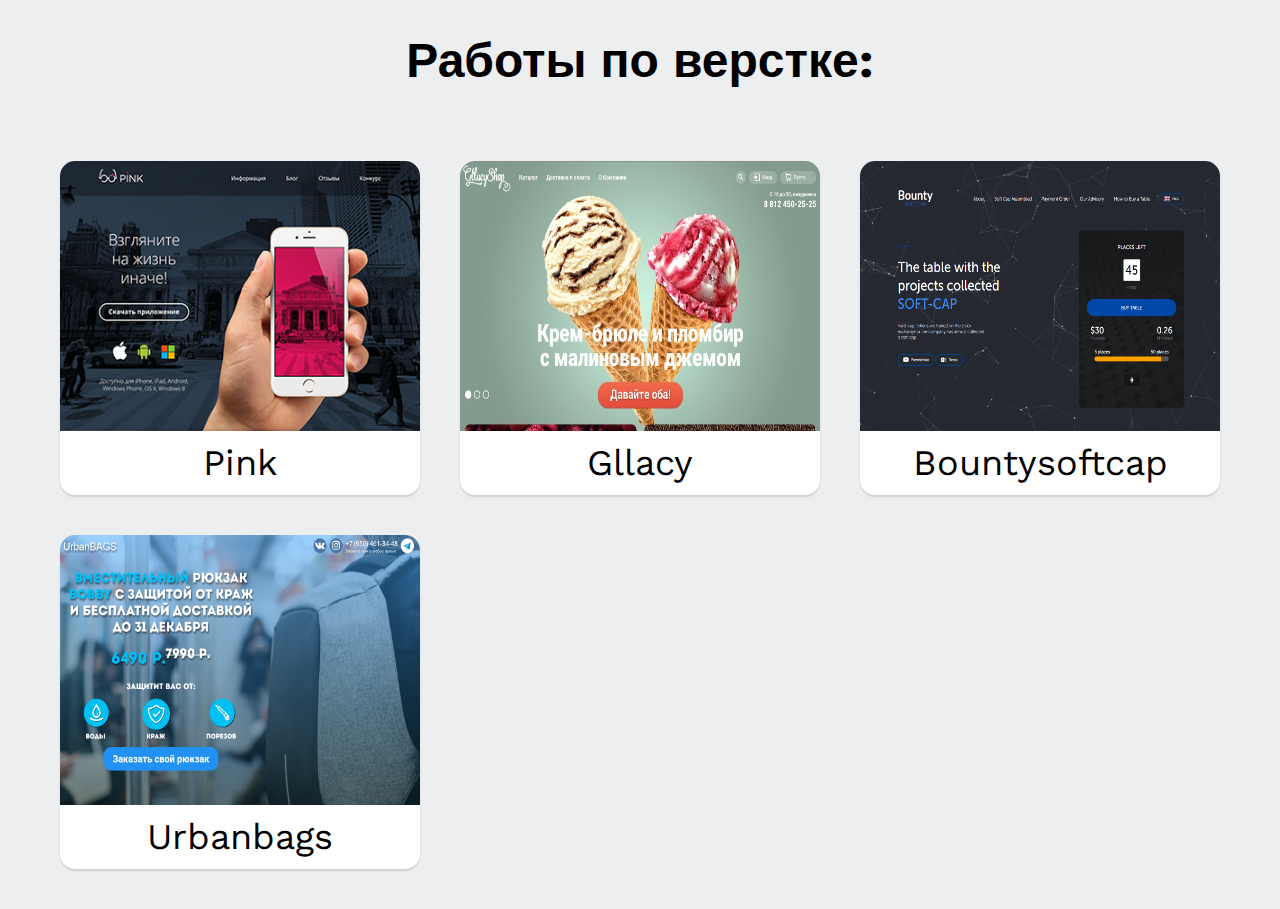
<file: index.html>
<!DOCTYPE html>
<html lang="ru">

<head>
    <meta charset="UTF-8">
    <meta name="viewport" content="width=device-width, initial-scale=1.0,">
    <meta http-equiv="X-UA-Compatible" content="ie=edge">
    <link href="https://fonts.googleapis.com/css?family=Work+Sans" rel="stylesheet">
    <link rel="stylesheet" href="style.css" type="text/css">
    <link rel="icon" type="image/png" sizes="32x32" href="favicon-32x32.png">
    <title>Textoviy</title>
</head>


<body>
    <section class="main clearfix">
        <h1>Работы по верстке:</h1>
        <div class="main__item">
            <a href="pink/index.html">
            <img src="pink.jpg" alt="pink">
          </a>
            <a href="pink/index.html">Pink</a>
        </div>
        <div class="main__item">
            <a href="gllacy/index.html">
              <img src="gllacy.jpg" alt="gllacy">
            </a>
            <a href="gllacy/index.html">Gllacy</a>
        </div>
        <div class="main__item">
            <a href="http://bountysoftcap.com/">
            <img src="img/bountysoftcap.png" alt="bountysoftcap">
          </a>
            <a href="http://bountysoftcap.com/">Bountysoftcap</a>
        </div>
        <div class="main__item">
            <a href="urbanbags/index.html">
            <img src="urbanbags.png" alt="urbanbags">
          </a>
            <a href="urbanbags/index.html">Urbanbags</a>
        </div>
    </section>
</body>

</html>
</file>
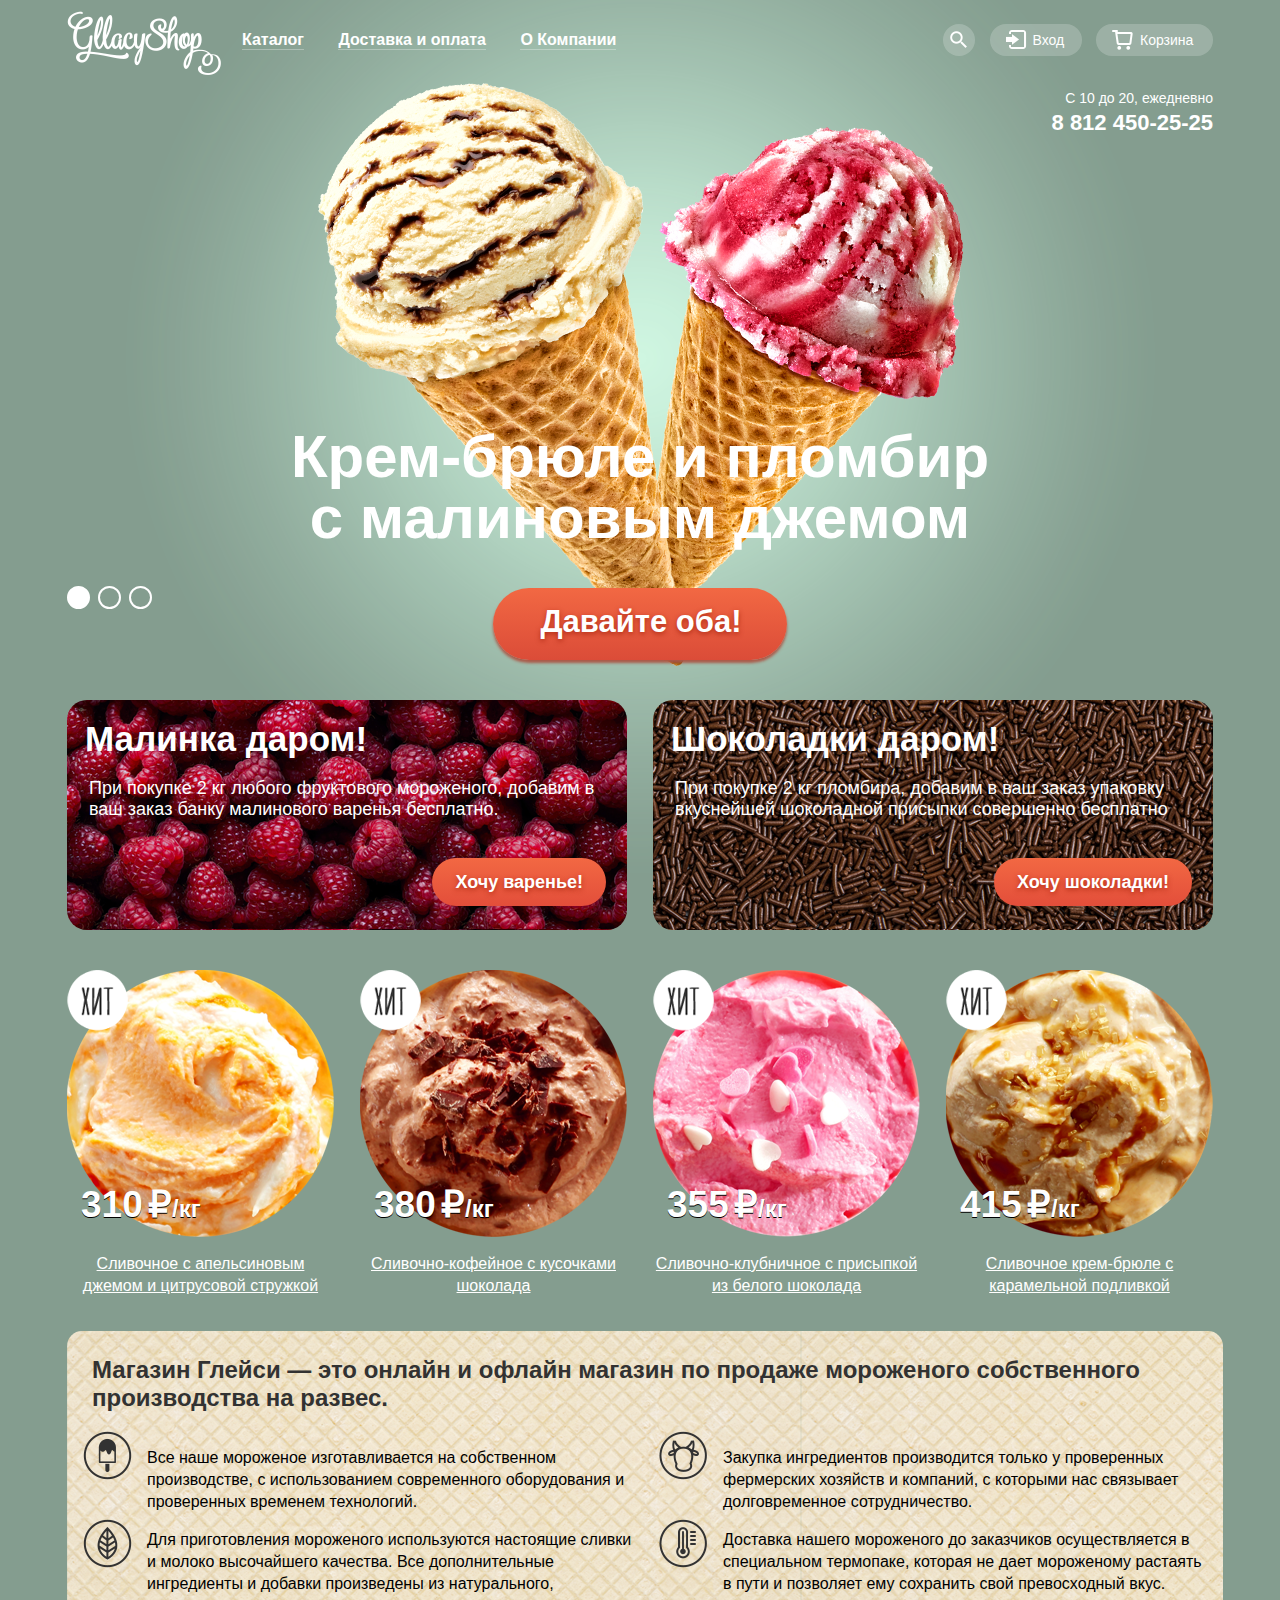
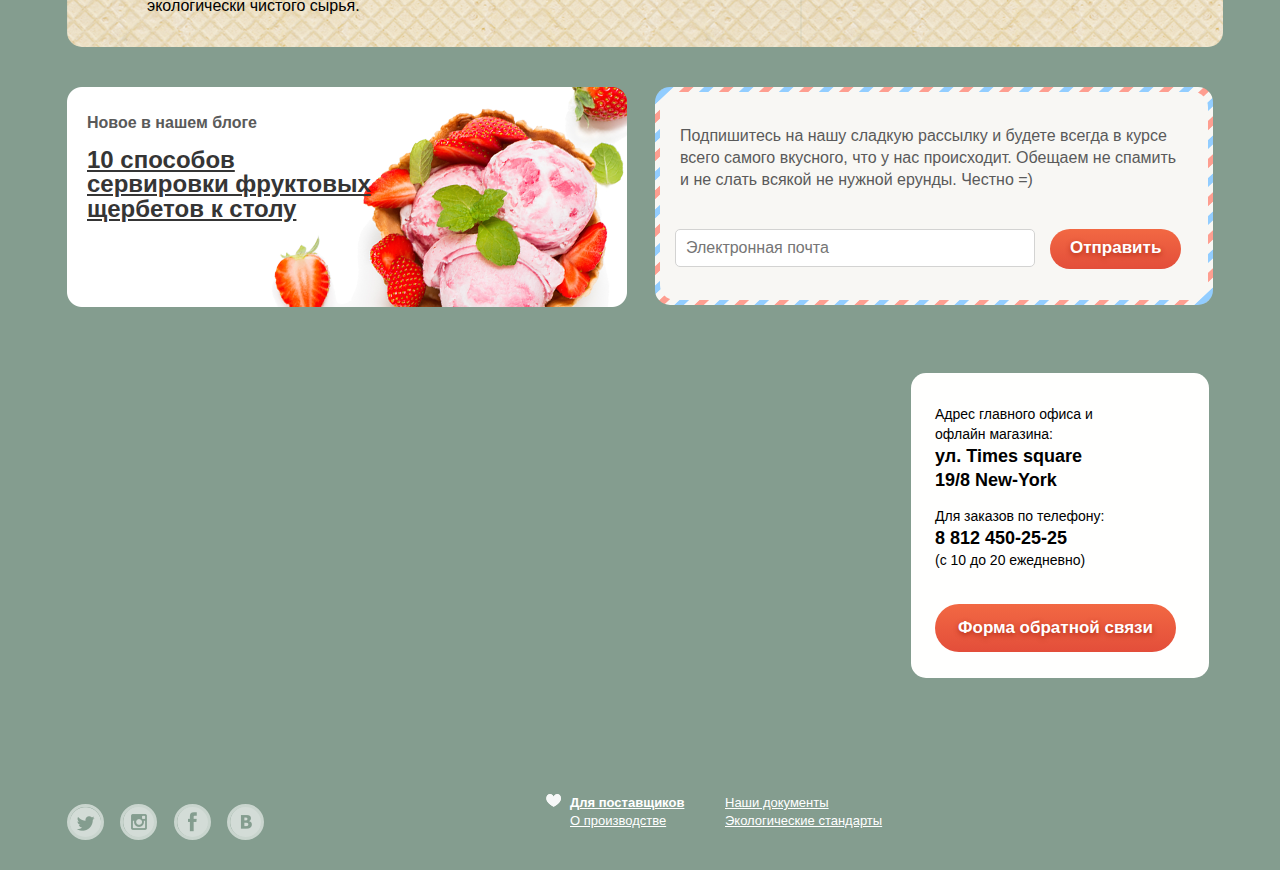
<file: gllacy/index.html>
<!DOCTYPE html>
<html lang="ru">
<head>
  <meta charset="UTF-8">
  <link rel="stylesheet" href="css/Normalize.css" type="text/css">
  <link rel="stylesheet" href="css/style.css" type="text/css">
  <title>Gllacy</title>
</head>
<body>
  <input type="radio" id="btn1" name="toggle" checked>
  <input type="radio" id="btn2" name="toggle">
  <input type="radio" id="btn3" name="toggle">
 <div class="site-wrapper">
<div class="container-first clearfix">
<header class="main-header">
    <div class="container-two clearfix">
      <div class="logo">
        <img src="img/Logo.png" alt="gllacy">
      </div>
      <nav class="main-menu">
        <ul class="main-menu-list">
          <li class="main-menu-item">
            <a href="catalog.html">Каталог</a>
            <ul class="sub-menu">
              <li class="sub-menu-new"><a href="#">Новинки</a></li>
              <li class=""><a href="#">Сливночное</a></li>
              <li class=""><a href="#">Щербеты</a></li>
              <li class=""><a href="#">Фруктовый лед</a></li>
              <li class="sub-menu-melorin"><a href="#">Мелорин</a></li>
            </ul>
          </li>
          <li class="main-menu-item"><a href="#">Доставка и оплата</a></li>
          <li class="main-menu-item"><a href="#">О Компании</a></li>
        </ul>
      </nav>
      <div class="user-block">
        <div class="user-block-menu">
          <div class="user-block-search">
            <a href="#"></a>
            <form action="#" method="post">
              <input type="search" placeholder="Что ищем?:3">
            </form>
          </div>
          <div class="user-block-login">
            <a href="#">Вход</a>
            <form class="clearfix" action="#" method="post">
                 <input type="email" placeholder="Электронная почта" id="pochta">
                 <div class="label-box-email">
                      <label>Электронная почта</label>
                  </div>
                 <input type="password" placeholder="Пароль" id="pass">
                 <div class="label-box-pass">
                     <label>Пароль</label>
                 </div>
              <button class="btn-red" type="submit">Войти</button>
              <div class="form-link">
                <a href="#">Забыли пароль?</a><br>
                <a href="#">Новая регистрация</a>
              </div>
            </form>
          </div>
          <div class="user-block-cart"><a href="#">Корзина</a></div>
        </div>
        <div class="user-block-contacts">
          <p>
            С 10 до 20, ежедневно<br>
            <span>8 812 450-25-25</span>
          </p>
        </div>
      </div>
    </div>
  </header>
  <main class="main-index">
  <div class="container-two clearfix">
    <div class="slider-container">
      <div class="slider" id="slide1">
        <div class="slide-title" >Крем-брюле и пломбир<br> с малиновым джемом</div>
        <a class="slider-button" href="#">Давайте оба!</a>
      </div>
      <div class="slider" id="slide2">
        <div class="slide-title">Шоколадный пломбир<br> и лимонный сорбет</div>
        <a class="slider-button" href="##">Давайте оба!</a>
      </div>
      <div class="slider" id="slide3">
        <div class="slide-title">Пломбир с помадкой<br> и клубничный щербет</div>
        <a class="slider-button" href="###">Давайте оба!</a>
      </div>
      <div class="slider-controls">
        <label for="btn1"></label>
        <label for="btn2"></label>
        <label for="btn3"></label>
    </div>
  </div>
  <div class="promo-container clearfix">
    <div class="promo-container-left">
      <h2>Малинка даром!</h2>
      <p>При покупке 2 кг любого фруктового мороженого,
         добавим в ваш заказ банку малинового варенья бесплатно.</p>
         <a href="#" class="promo-button">Хочу варенье!</a>
    </div>
    <div class="promo-container-right">
      <h2>Шоколадки даром!</h2>
      <p>При покупке 2 кг пломбира,
         добавим в ваш заказ упаковку вкуснейшей шоколадной присыпки совершенно бесплатно</p>
         <a href="#" class="promo-button">Хочу шоколадки!</a>
    </div>
  </div>
  <div class="ice-creams-index clearfix">
    <div class="best-ice-cream">
      <img src="img/1.png" alt="" width="267px"
      height="267px">
      <span class="ice-cream-price">310</span>
        <span class="currency">&#8381;</span>
          <span>/кг</span>
            <p>
              <a href="#">Сливочное с апельсиновым джемом и цитрусовой стружкой</a>
            </p>
            <a class="ice-cream-button">Быстрый просмотр</a>
    </div>
    <div class="best-ice-cream">
      <img src="img/2.png" alt="" width="267px"
      height="267px">
      <span class="ice-cream-price">380</span>
        <span class="currency">&#8381;</span>
          <span>/кг</span>
            <p>
              <a href="#">Сливочно-кофейное с кусочками шоколада</a>
            </p>
            <a class="ice-cream-button">Быстрый просмотр</a>
  </div>
    <div class="best-ice-cream">
      <img src="img/3.png" alt="" width="267px"
      height="267px">
      <span class="ice-cream-price">355</span>
        <span class="currency">&#8381;</span>
          <span>/кг</span>
            <p>
              <a href="#">Сливочно-клубничное с присыпкой из белого шоколада</a>
            </p>
            <a class="ice-cream-button">Быстрый просмотр</a>
    </div>
    <div class="best-ice-cream">
      <img src="img/4.png" alt="" width="267px"
      height="267px">
      <span class="ice-cream-price">415</span>
        <span class="currency">&#8381;</span>
          <span>/кг</span>
            <p>
              <a href="#">Сливочное крем-брюле с карамельной подливкой</a>
            </p>
            <a class="ice-cream-button">Быстрый просмотр</a>
    </div>
  </div>
  <div class="seo-info clearfix">
    <h2>Магазин Глейси  — это онлайн и офлайн магазин
       по продаже мороженого собственного производства на развес.</h2>
    <div class="seo-column-left">
      <p class="column-left-text-one">Все наше мороженое изготавливается на собственном производстве,
         с использованием современного оборудования и проверенных временем технологий.</p>
      <p class="column-left-text-two">Для приготовления мороженого используются настоящие сливки и молоко высочайшего качества.
         Все дополнительные ингредиенты и добавки произведены из натурального, экологически чистого сырья.</p>
    </div>
    <div class="seo-column-right">
      <p class="column-right-text-one">Закупка ингредиентов  производится только у проверенных фермерских хозяйств и компаний,
         с которыми нас связывает долговременное сотрудничество.</p>
      <p class="column-right-text-two">Доставка нашего мороженого до заказчиков осуществляется в специальном термопаке,
         которая не дает мороженому растаять в пути и позволяет ему сохранить свой превосходный вкус.</p>
    </div>
  </div>
  <div class="blog clearfix">
    <div class="blog-news">
      <h2>Новое в нашем блоге</h2>
      <p>
        <a href="#">
          10  способов сервировки
          фруктовых щербетов
            к столу</a>
      </p>
    </div>
    <div class="mail-index">
      <form method="post" action="">
      <p>Подпишитесь на нашу сладкую рассылку и будете всегда в курсе всего самого вкусного,
         что у нас происходит.
         Обещаем не спамить и не слать всякой не нужной ерунды. Честно =)</p>
         <input type=  "email" placeholder="Электронная почта">
           <input type="submit" class="mail-index-button" name="pochta" value="Отправить">
       </form>
    </div>
  </div>
</div>
  <div class="google-map">
    <iframe
     src="https://www.google.com/maps/embed?pb=!1m18!1m12!1m3!1d3022.1422937950088!2d-73.98731968414417!3d40.75889497932693!2m3!1f0!2f0!3f0!3m2!1i1024!2i768!4f13.1!3m3!1m2!1s0x89c25855c6480299%3A0x55194ec5a1ae072e!2z0KLQsNC50LzRgSDRgdC60LLQtdGA!5e0!3m2!1sru!2sru!4v1494414272782" width="1200" height="436" frameborder="0" style="border:0" allowfullscreen>
    </iframe>

  </div>
  </main>
  <footer  class="clearfix">
    <div class="social-block">
      <div class="social-button social-twitter"></div>
      <div class="social-button social-instagram"></div>
      <div class="social-button social-facebook"></div>
      <div class="social-button social-vk"></div>
    </div>
    <div class="product-list">
      <div class="product-list-left">
        <div class="product"><a href="#">Для поставщиков</a></div>
        <div class="product"><a href="#">О производстве</a></div>
      </div>
      <div class="product-list-right">
        <div class="product"><a href="#">Наши документы</a></div>
        <div class="product"><a href="#">Экологические стандарты</a></div>
      </div>
    </div>
    <div class="contacts-form">
      <p>
        Адрес главного офиса и   <br>
         офлайн магазина:        <br>
        <span>ул. Times square   <br>
              19/8 New-York</span>
      </p>
      <p>
        Для заказов по телефону: <br>
        <span>8 812 450-25-25</span> <br>
        (с 10 до 20 ежедневно)
      </p>
      <button class="contacts-form-btn">Форма обратной связи</button>
    </div>
  </footer>
  <div class="modal-overlay">
    <div class="feedback">
      <button class="feedback-close"></button>
      <div class="feedback-title">Мы обязательно вам ответим!</div>
      <form action="#" method="post">
        <input type="text" placeholder="Как вас зовут?">
        <input type="email" placeholder="Ваша почта для ответа?">
        <textarea name="" id="" cols="45" rows="6" style="resize: none;">Напишите что-нибудь...</textarea>
        <button class="feedback-button" type="submit">Отправить</button>
      </form>
    </div>
  </div>
</div>
</div>
<script>

var link = document.querySelector(".contacts-form-btn");
var overlay = document.querySelector(".modal-overlay");
var feedback = document.querySelector(".feedback");
var overlay_close = document.querySelector(".feedback-close");

//Animation

link.addEventListener("click", function(event) {
    event.preventDefault();
    feedback.classList.add("modal-content-show");
  } );

//Open form

link.addEventListener("click", function(event) {
  event.preventDefault();
  overlay.classList.add("modal-overlay-open");
} );

//Close form

overlay_close.addEventListener("click", function(event) {
  event.preventDefault();
  overlay.classList.remove("modal-overlay-open");
} );

//close form key

window.addEventListener("keydown", function(event) {
    if (event.keyCode === 27) {
      if(overlay.classList.contains("modal-overlay-open")) {
        overlay.classList.remove("modal-overlay-open")
      } //if(overlay.classList.contains("modal-overlay-open"))
    }
  } );

//close form "click" modal-overlay

// overlay.addEventListener("click", function(event) {
//     event.preventDefault();
//     overlay.classList.remove("modal-overlay-open");
//   } );




</script>
</body>
</html>
</file>
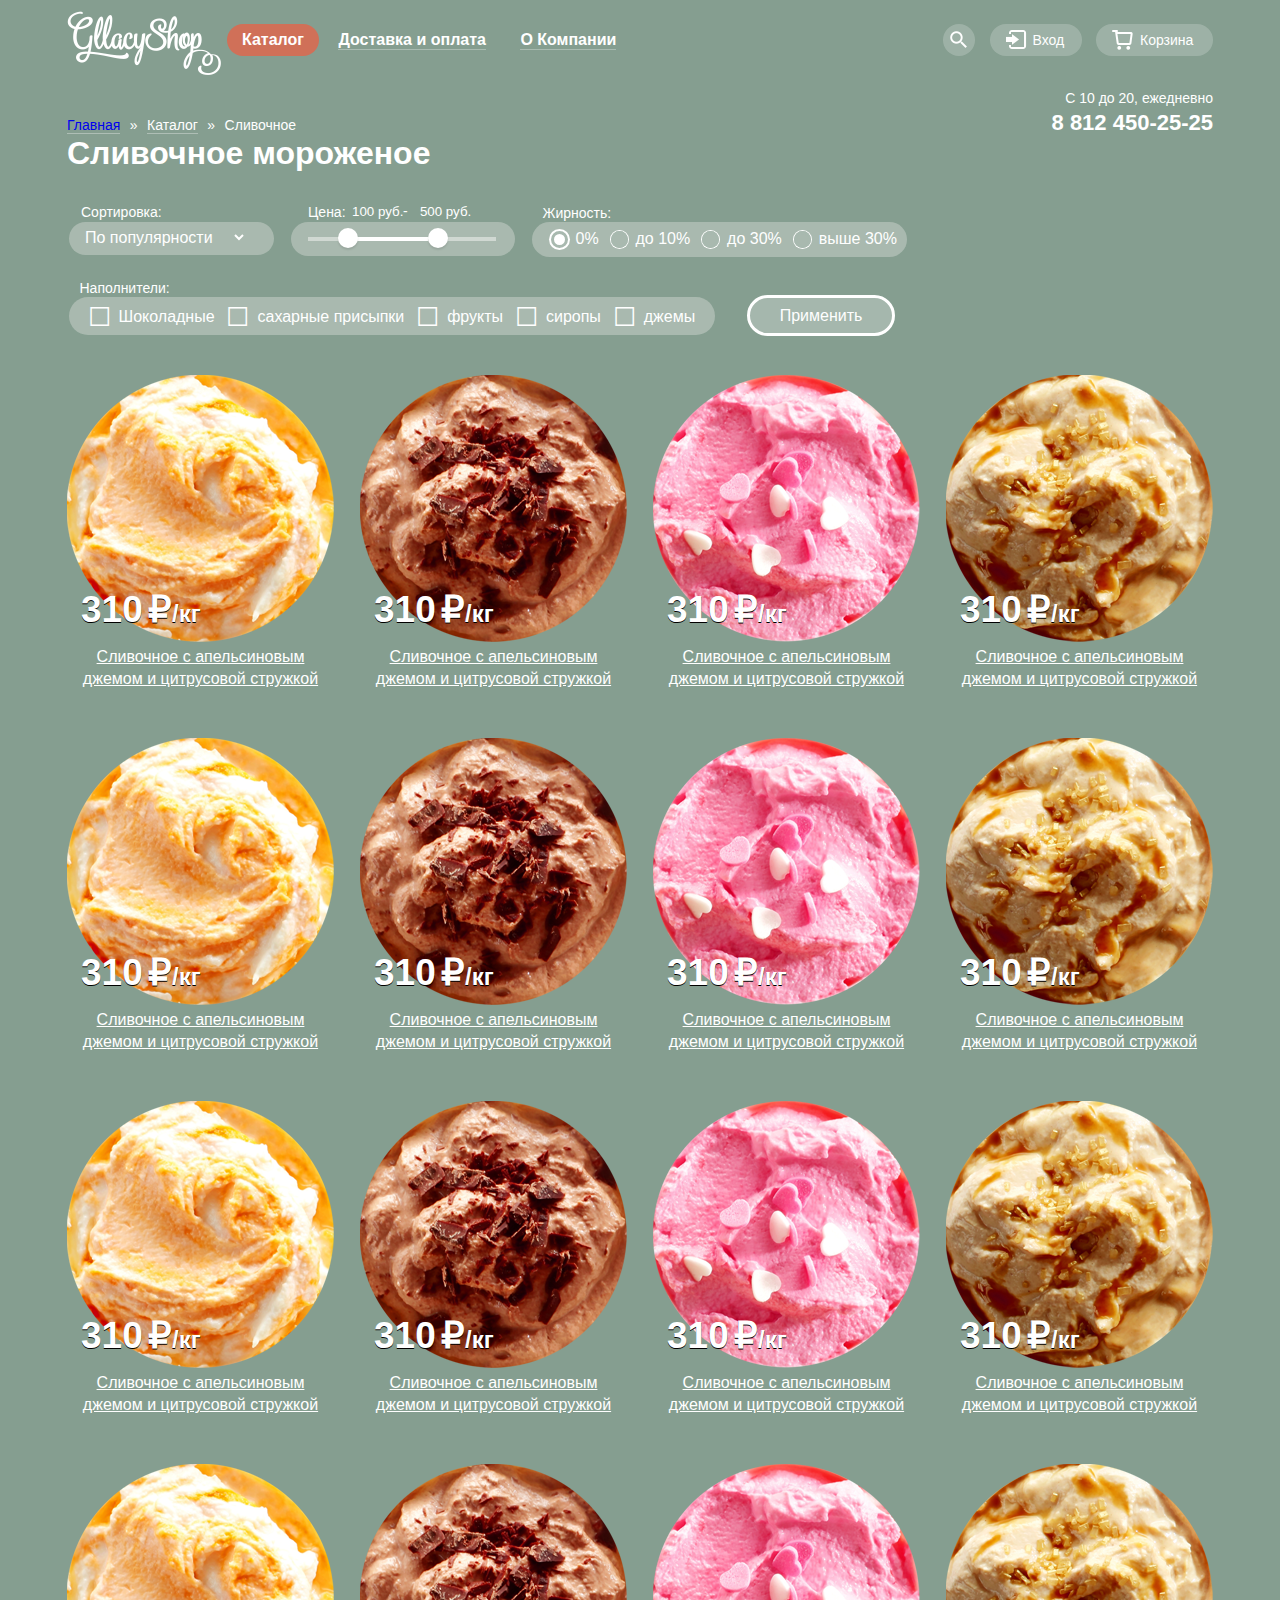
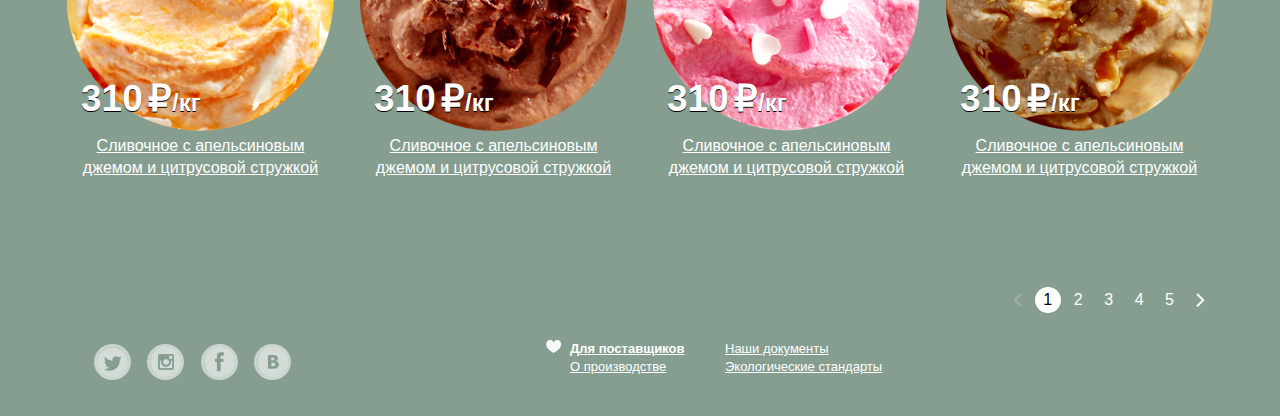
<file: gllacy/catalog.html>
<!DOCTYPE html>
<html lang="ru">
<head>
  <meta charset="UTF-8">
  <link rel="stylesheet" href="css/Normalize.css" type="text/css">
  <link rel="stylesheet" href="css/style.css" type="text/css">
  <title>Gllacy</title>
</head>
<body>
 <div class="site-wrapper">
<div class="container-first clearfix">
<header class="main-header">
    <div class="container-two clearfix">
      <div class="logo">
        <a href="index.html">
        <img src="[data-uri]" alt="gllacy">
      </a>
      </div>
      <nav class="main-menu">
        <ul class="main-menu-list">
          <li class="main-menu-item">
            <a href="#" class="active">Каталог</a>
            <ul class="sub-menu">
              <li class="sub-menu-new"><a href="#">Новинки</a></li>
              <li class=""><a href="#">Сливночное</a></li>
              <li class=""><a href="#">Щербеты</a></li>
              <li class=""><a href="#">Фруктовый лед</a></li>
              <li class="sub-menu-melorin"><a href="#">Мелорин</a></li>
            </ul>
          </li>
          <li class="main-menu-item"><a href="#">Доставка и оплата</a></li>
          <li class="main-menu-item"><a href="#">О Компании</a></li>
        </ul>
      </nav>
      <div class="user-block">
        <div class="user-block-menu">
          <div class="user-block-search">
            <a href="#"></a>
            <form action="#" method="post">
              <input type="search" placeholder="Что ищем?:3">
            </form>
          </div>
          <div class="user-block-login">
            <a href="#">Вход</a>
            <form class="clearfix" action="#" method="post">
              <input type="email" placeholder="Электронная почта">
              <input type="password" placeholder="Пароль">
              <button class="btn-red" type="submit">Войти</button>
              <div class="form-link">
                <a href="#">Забыли пароль?</a><br>
                <a href="#">Новая регистрация</a>
              </div>
            </form>
          </div>
          <div class="user-block-cart"><a href="#">Корзина</a></div>
        </div>
        <div class="user-block-contacts">
          <p>
            С 10 до 20, ежедневно<br>
            <span>8 812 450-25-25</span>
          </p>
        </div>
      </div>
      <div class="bread-crumbs">
        <a href="index.html" class="">Главная</a>
        <span>»</span>
        <a href="" class="">Каталог</a>
        <span>»</span>
        <span class="">Сливочное</span>
      </div>
    </div>
  </header>
  <main class="main-catalog">
    <div class="container-two clearfix">
    <h1 class="main-title">Сливочное мороженое</h1>
    <form method="post" action="" class="catalog-form clearfix">
      <fieldset class="catalog-form-sorting">
        <legend for="sorting">Сортировка:</legend>
        <select name="сортировка" id="sorting">
          <option value="popularity">По популярности</option>
          <option value="popularity">Сначала недорогие</option>
          <option value="popularity">Сначала дорогие</option>
          <option value="popularity">По жирности</option>
        </select>
      </fieldset>

      <fieldset class="catalog-form-range">
        <legend for="">Цена:</legend>
        <div class="price-controls">
          <label for="min-price">
            <input type="text" id="min-price" value="100 руб.">
          </label>
          <label for="max-price">
            <input type="text" id="max-price" value="500 руб.">
          </label>
        </div>
        <div class="range">
          <div class="range-controls">
              <div class="bar">
              <div class="toggle-min"></div>
              <div class="toggle-max"></div>
            </div>
          </div>
        </div>
      </fieldset>
      <fieldset class="fat-radios">
        <legend>Жирность:</legend>
        <input type="radio" name="fat-togggle" id="0%" checked>
            <label for="0%">0%</label>
        <input type="radio" name="fat-togggle" id="10%">
            <label for="10%">до 10%</label>
        <input type="radio" name="fat-togggle" id="30%">
            <label for="30%">до 30%</label>
        <input type="radio" name="fat-togggle" id="40%">
            <label for="40%">выше 30%</label>
      </fieldset>
      <fieldset class="catalog-form-fillers">
        <legend>Наполнители:</legend>
              <input type="checkbox" name="filler-toggle" id="choko">
          <label for="choko">Шоколадные</label>
              <input type="checkbox" name="filler-toggle" id="sahar">
          <label for="sahar">сахарные присыпки</label>
              <input type="checkbox" name="filler-toggle" id="frykt">
          <label for="frykt">фрукты</label>
              <input type="checkbox" name="filler-toggle" id="sirop">
          <label for="sirop">сиропы</label>
              <input type="checkbox" name="filler-toggle" id="jam">
          <label for="jam">джемы</label>
      </fieldset>
      <input type="submit" name="" value="Применить">
    </form>
    <!-- Каталого мороженого-->
    <div class="ice-creams-catalog clearfix">
      <div class="ice-cream">
        <img src="img/1.png" alt="" width="267px"
        height="267px">
        <span class="ice-cream-price">310</span>
          <span class="currency">&#8381;</span>
            <span>/кг</span>
              <p>
                <a href="#">Сливочное с апельсиновым джемом и цитрусовой стружкой</a>
              </p>
              <a class="ice-cream-button">Быстрый просмотр</a>
      </div>
      <div class="ice-cream">
        <img src="img/2.png" alt="" width="267px"
        height="267px">
        <span class="ice-cream-price">310</span>
          <span class="currency">&#8381;</span>
            <span>/кг</span>
              <p>
                <a href="#">Сливочное с апельсиновым джемом и цитрусовой стружкой</a>
              </p>
              <a class="ice-cream-button">Быстрый просмотр</a>
      </div>
      <div class="ice-cream">
        <img src="img/3.png" alt="" width="267px"
        height="267px">
        <span class="ice-cream-price">310</span>
          <span class="currency">&#8381;</span>
            <span>/кг</span>
              <p>
                <a href="#">Сливочное с апельсиновым джемом и цитрусовой стружкой</a>
              </p>
              <a class="ice-cream-button">Быстрый просмотр</a>
      </div>
      <div class="ice-cream">
        <img src="img/4.png" alt="" width="267px"
        height="267px">
        <span class="ice-cream-price">310</span>
          <span class="currency">&#8381;</span>
            <span>/кг</span>
              <p>
                <a href="#">Сливочное с апельсиновым джемом и цитрусовой стружкой</a>
              </p>
              <a class="ice-cream-button">Быстрый просмотр</a>
      </div>
      <div class="ice-cream">
        <img src="img/1.png" alt="" width="267px"
        height="267px">
        <span class="ice-cream-price">310</span>
          <span class="currency">&#8381;</span>
            <span>/кг</span>
              <p>
                <a href="#">Сливочное с апельсиновым джемом и цитрусовой стружкой</a>
              </p>
              <a class="ice-cream-button">Быстрый просмотр</a>
      </div>
      <div class="ice-cream">
        <img src="img/2.png" alt="" width="267px"
        height="267px">
        <span class="ice-cream-price">310</span>
          <span class="currency">&#8381;</span>
            <span>/кг</span>
              <p>
                <a href="#">Сливочное с апельсиновым джемом и цитрусовой стружкой</a>
              </p>
              <a class="ice-cream-button">Быстрый просмотр</a>
      </div>
      <div class="ice-cream">
        <img src="img/3.png" alt="" width="267px"
        height="267px">
        <span class="ice-cream-price">310</span>
          <span class="currency">&#8381;</span>
            <span>/кг</span>
              <p>
                <a href="#">Сливочное с апельсиновым джемом и цитрусовой стружкой</a>
              </p>
              <a class="ice-cream-button">Быстрый просмотр</a>
      </div>
      <div class="ice-cream">
        <img src="img/4.png" alt="" width="267px"
        height="267px">
        <span class="ice-cream-price">310</span>
          <span class="currency">&#8381;</span>
            <span>/кг</span>
              <p>
                <a href="#">Сливочное с апельсиновым джемом и цитрусовой стружкой</a>
              </p>
              <a class="ice-cream-button">Быстрый просмотр</a>
      </div>
      <div class="ice-cream">
        <img src="img/1.png" alt="" width="267px"
        height="267px">
        <span class="ice-cream-price">310</span>
          <span class="currency">&#8381;</span>
            <span>/кг</span>
              <p>
                <a href="#">Сливочное с апельсиновым джемом и цитрусовой стружкой</a>
              </p>
              <a class="ice-cream-button">Быстрый просмотр</a>
      </div>
      <div class="ice-cream">
        <img src="img/2.png" alt="" width="267px"
        height="267px">
        <span class="ice-cream-price">310</span>
          <span class="currency">&#8381;</span>
            <span>/кг</span>
              <p>
                <a href="#">Сливочное с апельсиновым джемом и цитрусовой стружкой</a>
              </p>
              <a class="ice-cream-button">Быстрый просмотр</a>
      </div>
      <div class="ice-cream">
        <img src="img/3.png" alt="" width="267px"
        height="267px">
        <span class="ice-cream-price">310</span>
          <span class="currency">&#8381;</span>
            <span>/кг</span>
              <p>
                <a href="#">Сливочное с апельсиновым джемом и цитрусовой стружкой</a>
              </p>
              <a class="ice-cream-button">Быстрый просмотр</a>
      </div>
      <div class="ice-cream">
        <img src="img/4.png" alt="" width="267px"
        height="267px">
        <span class="ice-cream-price">310</span>
          <span class="currency">&#8381;</span>
            <span>/кг</span>
              <p>
                <a href="#">Сливочное с апельсиновым джемом и цитрусовой стружкой</a>
              </p>
              <a class="ice-cream-button">Быстрый просмотр</a>
      </div>
      <!-- -->
      <div class="ice-cream">
        <img src="img/1.png" alt="" width="267px"
        height="267px">
        <span class="ice-cream-price">310</span>
          <span class="currency">&#8381;</span>
            <span>/кг</span>
              <p>
                <a href="#">Сливочное с апельсиновым джемом и цитрусовой стружкой</a>
              </p>
              <a class="ice-cream-button">Быстрый просмотр</a>
      </div>
      <div class="ice-cream">
        <img src="img/2.png" alt="" width="267px"
        height="267px">
        <span class="ice-cream-price">310</span>
          <span class="currency">&#8381;</span>
            <span>/кг</span>
              <p>
                <a href="#">Сливочное с апельсиновым джемом и цитрусовой стружкой</a>
              </p>
              <a class="ice-cream-button">Быстрый просмотр</a>
      </div>
      <div class="ice-cream">
        <img src="img/3.png" alt="" width="267px"
        height="267px">
        <span class="ice-cream-price">310</span>
          <span class="currency">&#8381;</span>
            <span>/кг</span>
              <p>
                <a href="#">Сливочное с апельсиновым джемом и цитрусовой стружкой</a>
              </p>
              <a class="ice-cream-button">Быстрый просмотр</a>
      </div>
      <div class="ice-cream">
        <img src="img/4.png" alt="" width="267px"
        height="267px">
        <span class="ice-cream-price">310</span>
          <span class="currency">&#8381;</span>
            <span>/кг</span>
              <p>
                <a href="#">Сливочное с апельсиновым джемом и цитрусовой стружкой</a>
              </p>
              <a class="ice-cream-button">Быстрый просмотр</a>
      </div>

    </div>
    <div class="paginator">
      <a href="#" class="prev">prev</a>
      <a href="#">1</a>
      <a href="#">2</a>
      <a href="#">3</a>
      <a href="#">4</a>
      <a href="#">5</a>
      <a href="#" class="next">next</a>
    </div>
  </div> <!-- <div class="container-two clearfix"> -->
  </main>
  <footer  class="clearfix">
    <div class="container-two">
    <div class="social-block">
      <div class="social-button social-twitter"></div>
      <div class="social-button social-instagram"></div>
      <div class="social-button social-facebook"></div>
      <div class="social-button social-vk"></div>
    </div>
    <div class="product-list">
      <div class="product-list-left">
        <div class="product"><a href="#">Для поставщиков</a></div>
        <div class="product"><a href="#">О производстве</a></div>
      </div>
      <div class="product-list-right">
        <div class="product"><a href="#">Наши документы</a></div>
        <div class="product"><a href="#">Экологические стандарты</a></div>
      </div>
    </div>
    </div>
  </footer>
</body>
</html>
</file>
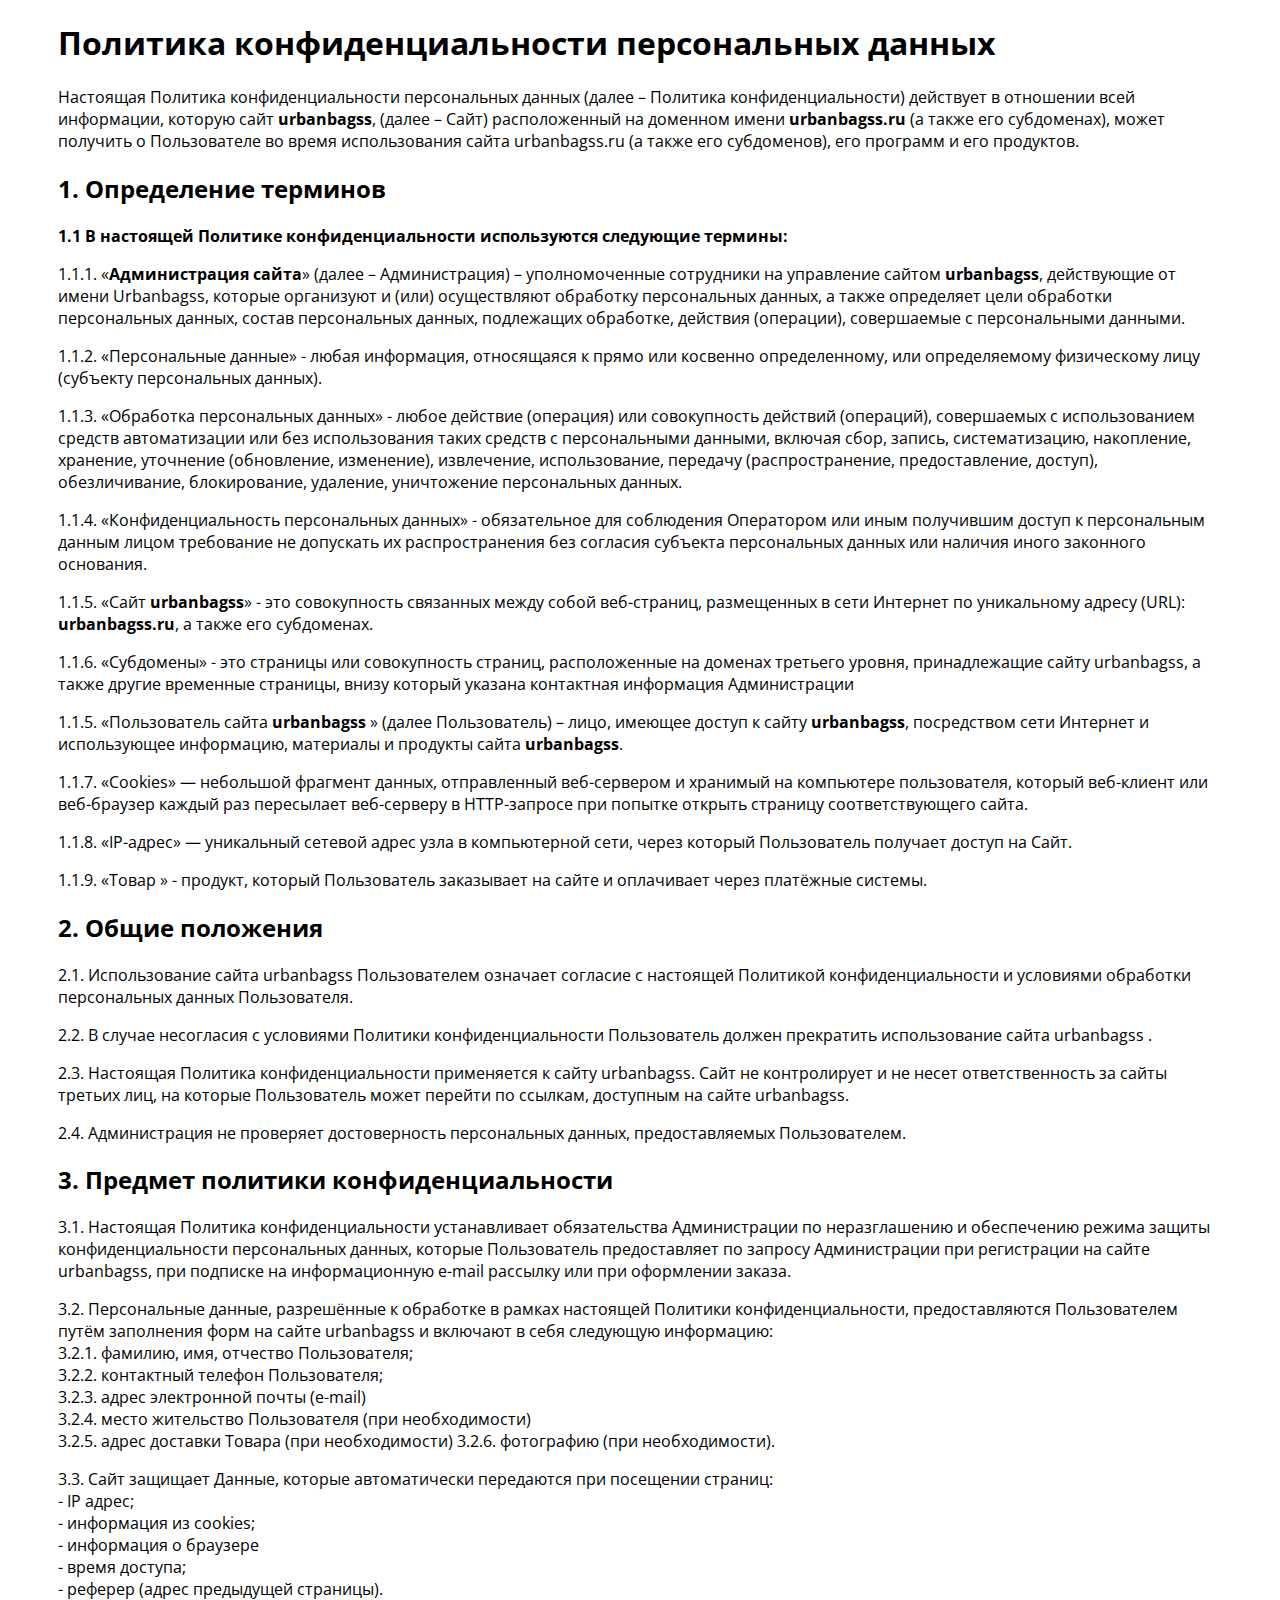
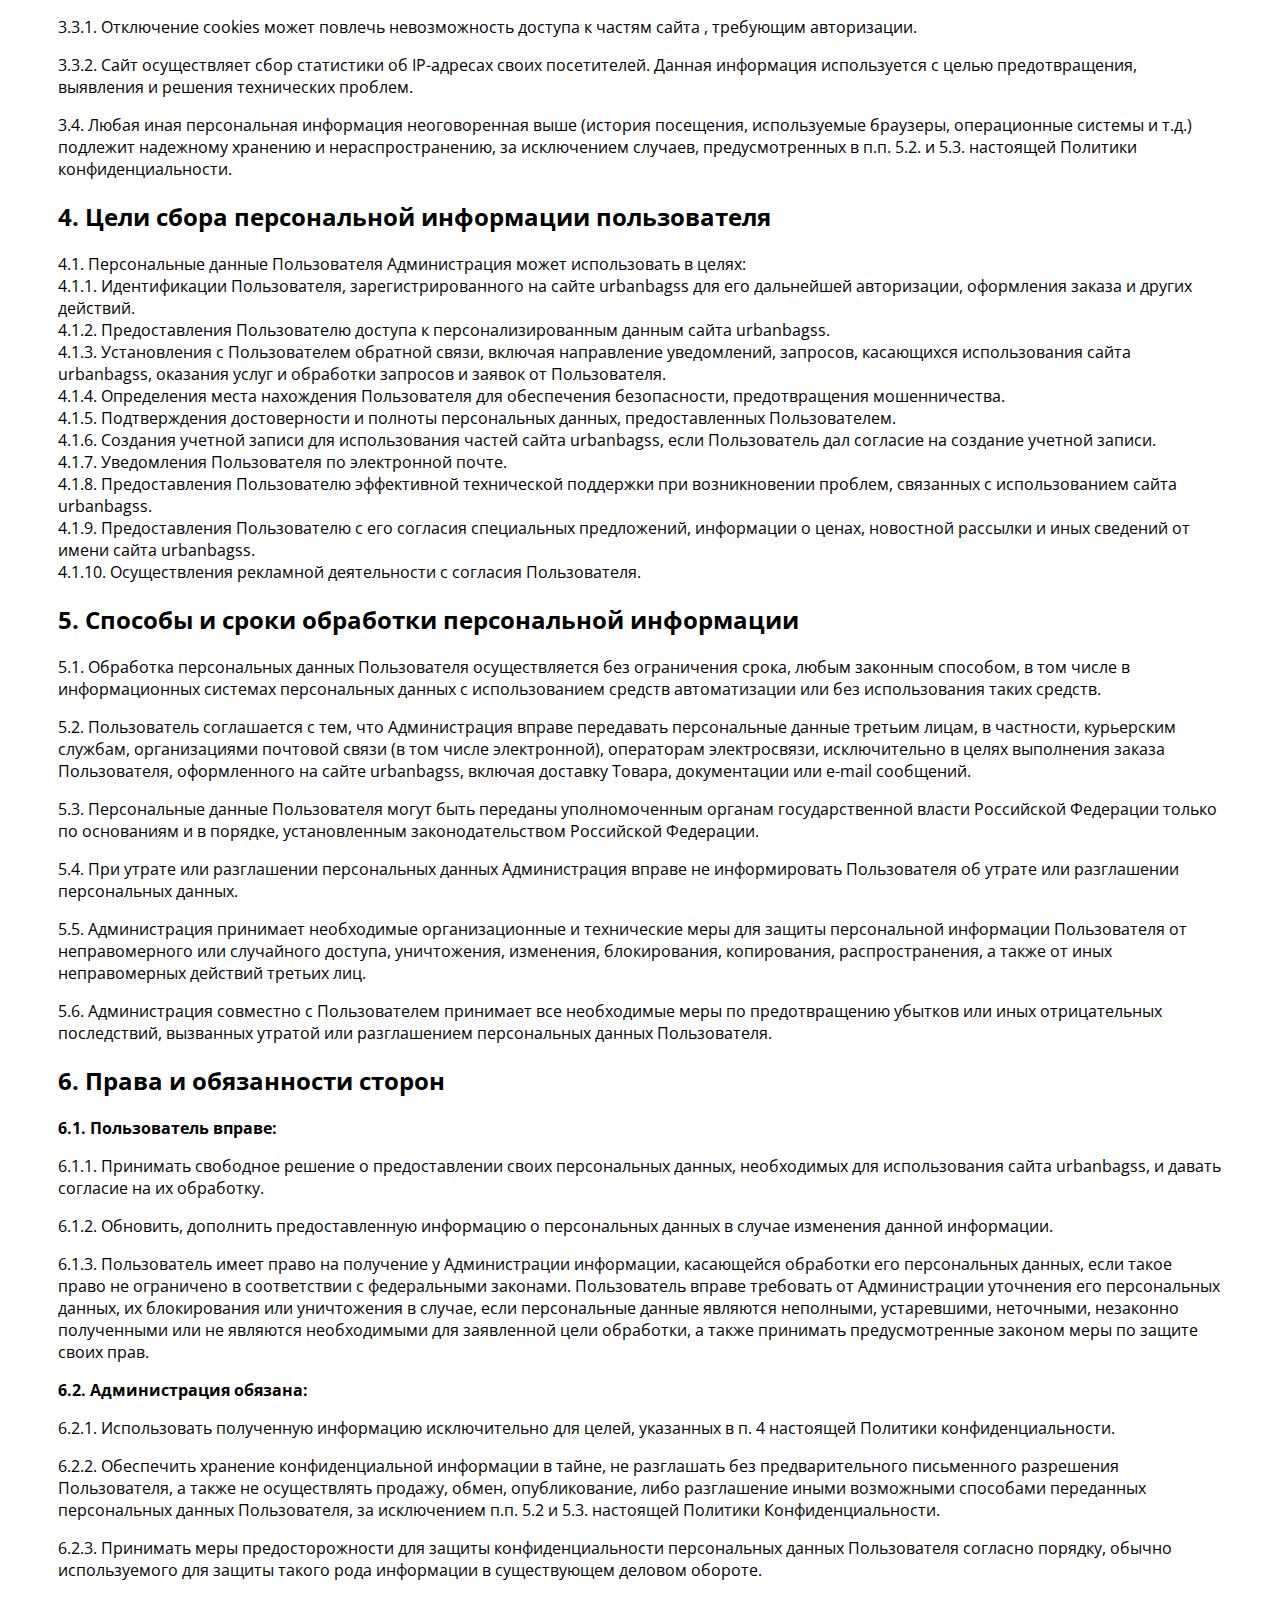
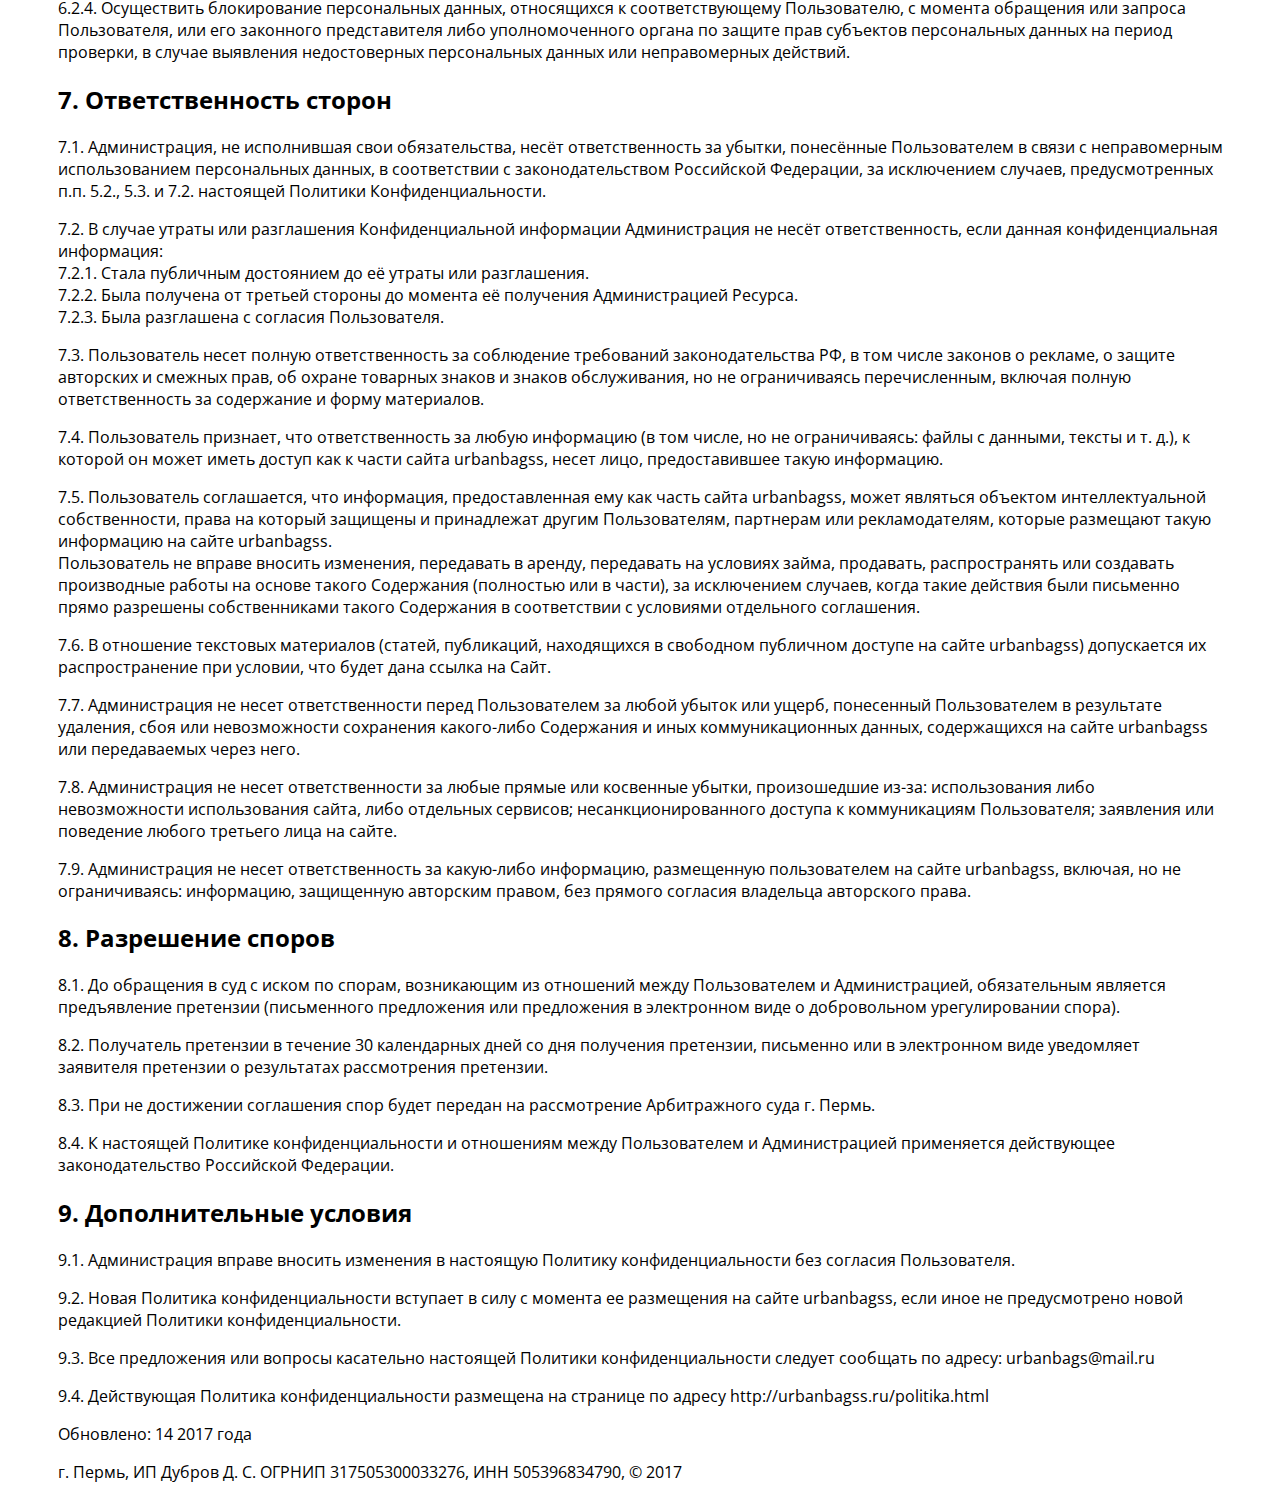
<file: urbanbags/politika.html>
<!DOCTYPE html><html lang="ru"><head><meta charset="UTF-8"><title>Политика конфиденциальности</title><meta name="viewport" content="width=device-width,user-scalable=yes,initial-scale=1,maximum-scale=1,minimum-scale=1"><meta http-equiv="X-UA-Compatible" content="ie=edge"><link rel="stylesheet" href="css/style.css"></head><body><div class="container"><h1>Политика конфиденциальности персональных данных</h1><p>Настоящая Политика конфиденциальности персональных данных (далее – Политика конфиденциальности) действует в отношении всей информации, которую сайт <strong>urbanbagss</strong>, (далее – Сайт) расположенный на доменном имени <strong>urbanbagss.ru</strong> (а также его субдоменах), может получить о Пользователе во время использования сайта urbanbagss.ru (а также его субдоменов), его программ и его продуктов.</p><h2>1. Определение терминов</h2><p><strong>1.1 В настоящей Политике конфиденциальности используются следующие термины:<strong></strong></strong></p><p>1.1.1. «<strong>Администрация сайта</strong>» (далее – Администрация) – уполномоченные сотрудники на управление сайтом <strong>urbanbagss</strong>, действующие от имени Urbanbagss, которые организуют и (или) осуществляют обработку персональных данных, а также определяет цели обработки персональных данных, состав персональных данных, подлежащих обработке, действия (операции), совершаемые с персональными данными.</p><p>1.1.2. «Персональные данные» - любая информация, относящаяся к прямо или косвенно определенному, или определяемому физическому лицу (субъекту персональных данных).</p><p>1.1.3. «Обработка персональных данных» - любое действие (операция) или совокупность действий (операций), совершаемых с использованием средств автоматизации или без использования таких средств с персональными данными, включая сбор, запись, систематизацию, накопление, хранение, уточнение (обновление, изменение), извлечение, использование, передачу (распространение, предоставление, доступ), обезличивание, блокирование, удаление, уничтожение персональных данных.</p><p>1.1.4. «Конфиденциальность персональных данных» - обязательное для соблюдения Оператором или иным получившим доступ к персональным данным лицом требование не допускать их распространения без согласия субъекта персональных данных или наличия иного законного основания.</p><p>1.1.5. «Сайт <strong>urbanbagss</strong>» - это совокупность связанных между собой веб-страниц, размещенных в сети Интернет по уникальному адресу (URL): <strong>urbanbagss.ru</strong>, а также его субдоменах.</p><p>1.1.6. «Субдомены» - это страницы или совокупность страниц, расположенные на доменах третьего уровня, принадлежащие сайту urbanbagss, а также другие временные страницы, внизу который указана контактная информация Администрации</p><p>1.1.5. «Пользователь сайта <strong>urbanbagss</strong> » (далее Пользователь) – лицо, имеющее доступ к сайту <strong>urbanbagss</strong>, посредством сети Интернет и использующее информацию, материалы и продукты сайта <strong>urbanbagss</strong>.</p><p>1.1.7. «Cookies» — небольшой фрагмент данных, отправленный веб-сервером и хранимый на компьютере пользователя, который веб-клиент или веб-браузер каждый раз пересылает веб-серверу в HTTP-запросе при попытке открыть страницу соответствующего сайта.</p><p>1.1.8. «IP-адрес» — уникальный сетевой адрес узла в компьютерной сети, через который Пользователь получает доступ на Сайт.</p><p>1.1.9. «Товар » - продукт, который Пользователь заказывает на сайте и оплачивает через платёжные системы.</p><h2>2. Общие положения</h2><p>2.1. Использование сайта urbanbagss Пользователем означает согласие с настоящей Политикой конфиденциальности и условиями обработки персональных данных Пользователя.</p><p>2.2. В случае несогласия с условиями Политики конфиденциальности Пользователь должен прекратить использование сайта urbanbagss .</p><p>2.3. Настоящая Политика конфиденциальности применяется к сайту urbanbagss. Сайт не контролирует и не несет ответственность за сайты третьих лиц, на которые Пользователь может перейти по ссылкам, доступным на сайте urbanbagss.</p><p>2.4. Администрация не проверяет достоверность персональных данных, предоставляемых Пользователем.</p><h2>3. Предмет политики конфиденциальности</h2><p>3.1. Настоящая Политика конфиденциальности устанавливает обязательства Администрации по неразглашению и обеспечению режима защиты конфиденциальности персональных данных, которые Пользователь предоставляет по запросу Администрации при регистрации на сайте urbanbagss, при подписке на информационную e-mail рассылку или при оформлении заказа.</p><p>3.2. Персональные данные, разрешённые к обработке в рамках настоящей Политики конфиденциальности, предоставляются Пользователем путём заполнения форм на сайте urbanbagss и включают в себя следующую информацию:<br>3.2.1. фамилию, имя, отчество Пользователя;<br>3.2.2. контактный телефон Пользователя;<br>3.2.3. адрес электронной почты (e-mail)<br>3.2.4. место жительство Пользователя (при необходимости)<br>3.2.5. адрес доставки Товара (при необходимости) 3.2.6. фотографию (при необходимости).</p><p>3.3. Сайт защищает Данные, которые автоматически передаются при посещении страниц:<br>- IP адрес;<br>- информация из cookies;<br>- информация о браузере<br>- время доступа;<br>- реферер (адрес предыдущей страницы).</p><p>3.3.1. Отключение cookies может повлечь невозможность доступа к частям сайта <?php echo urbanbagss ?>, требующим авторизации.</p><p>3.3.2. Сайт осуществляет сбор статистики об IP-адресах своих посетителей. Данная информация используется с целью предотвращения, выявления и решения технических проблем.</p><p>3.4. Любая иная персональная информация неоговоренная выше (история посещения, используемые браузеры, операционные системы и т.д.) подлежит надежному хранению и нераспространению, за исключением случаев, предусмотренных в п.п. 5.2. и 5.3. настоящей Политики конфиденциальности.</p><h2>4. Цели сбора персональной информации пользователя</h2><p>4.1. Персональные данные Пользователя Администрация может использовать в целях:<br>4.1.1. Идентификации Пользователя, зарегистрированного на сайте urbanbagss для его дальнейшей авторизации, оформления заказа и других действий.<br>4.1.2. Предоставления Пользователю доступа к персонализированным данным сайта urbanbagss.<br>4.1.3. Установления с Пользователем обратной связи, включая направление уведомлений, запросов, касающихся использования сайта urbanbagss, оказания услуг и обработки запросов и заявок от Пользователя.<br>4.1.4. Определения места нахождения Пользователя для обеспечения безопасности, предотвращения мошенничества.<br>4.1.5. Подтверждения достоверности и полноты персональных данных, предоставленных Пользователем.<br>4.1.6. Создания учетной записи для использования частей сайта urbanbagss, если Пользователь дал согласие на создание учетной записи.<br>4.1.7. Уведомления Пользователя по электронной почте.<br>4.1.8. Предоставления Пользователю эффективной технической поддержки при возникновении проблем, связанных с использованием сайта urbanbagss.<br>4.1.9. Предоставления Пользователю с его согласия специальных предложений, информации о ценах, новостной рассылки и иных сведений от имени сайта urbanbagss.<br>4.1.10. Осуществления рекламной деятельности с согласия Пользователя.</p><h2>5. Способы и сроки обработки персональной информации</h2><p>5.1. Обработка персональных данных Пользователя осуществляется без ограничения срока, любым законным способом, в том числе в информационных системах персональных данных с использованием средств автоматизации или без использования таких средств.</p><p>5.2. Пользователь соглашается с тем, что Администрация вправе передавать персональные данные третьим лицам, в частности, курьерским службам, организациями почтовой связи (в том числе электронной), операторам электросвязи, исключительно в целях выполнения заказа Пользователя, оформленного на сайте urbanbagss, включая доставку Товара, документации или e-mail сообщений.</p><p>5.3. Персональные данные Пользователя могут быть переданы уполномоченным органам государственной власти Российской Федерации только по основаниям и в порядке, установленным законодательством Российской Федерации.</p><p>5.4. При утрате или разглашении персональных данных Администрация вправе не информировать Пользователя об утрате или разглашении персональных данных.</p><p>5.5. Администрация принимает необходимые организационные и технические меры для защиты персональной информации Пользователя от неправомерного или случайного доступа, уничтожения, изменения, блокирования, копирования, распространения, а также от иных неправомерных действий третьих лиц.</p><p>5.6. Администрация совместно с Пользователем принимает все необходимые меры по предотвращению убытков или иных отрицательных последствий, вызванных утратой или разглашением персональных данных Пользователя.</p><h2>6. Права и обязанности сторон</h2><p><strong>6.1. Пользователь вправе:</strong></p><p>6.1.1. Принимать свободное решение о предоставлении своих персональных данных, необходимых для использования сайта urbanbagss, и давать согласие на их обработку.</p><p>6.1.2. Обновить, дополнить предоставленную информацию о персональных данных в случае изменения данной информации.</p><p>6.1.3. Пользователь имеет право на получение у Администрации информации, касающейся обработки его персональных данных, если такое право не ограничено в соответствии с федеральными законами. Пользователь вправе требовать от Администрации уточнения его персональных данных, их блокирования или уничтожения в случае, если персональные данные являются неполными, устаревшими, неточными, незаконно полученными или не являются необходимыми для заявленной цели обработки, а также принимать предусмотренные законом меры по защите своих прав.</p><p><strong>6.2. Администрация обязана:</strong></p><p>6.2.1. Использовать полученную информацию исключительно для целей, указанных в п. 4 настоящей Политики конфиденциальности.</p><p>6.2.2. Обеспечить хранение конфиденциальной информации в тайне, не разглашать без предварительного письменного разрешения Пользователя, а также не осуществлять продажу, обмен, опубликование, либо разглашение иными возможными способами переданных персональных данных Пользователя, за исключением п.п. 5.2 и 5.3. настоящей Политики Конфиденциальности.</p><p>6.2.3. Принимать меры предосторожности для защиты конфиденциальности персональных данных Пользователя согласно порядку, обычно используемого для защиты такого рода информации в существующем деловом обороте.</p><p>6.2.4. Осуществить блокирование персональных данных, относящихся к соответствующему Пользователю, с момента обращения или запроса Пользователя, или его законного представителя либо уполномоченного органа по защите прав субъектов персональных данных на период проверки, в случае выявления недостоверных персональных данных или неправомерных действий.</p><h2>7. Ответственность сторон</h2><p>7.1. Администрация, не исполнившая свои обязательства, несёт ответственность за убытки, понесённые Пользователем в связи с неправомерным использованием персональных данных, в соответствии с законодательством Российской Федерации, за исключением случаев, предусмотренных п.п. 5.2., 5.3. и 7.2. настоящей Политики Конфиденциальности.</p><p>7.2. В случае утраты или разглашения Конфиденциальной информации Администрация не несёт ответственность, если данная конфиденциальная информация:<br>7.2.1. Стала публичным достоянием до её утраты или разглашения.<br>7.2.2. Была получена от третьей стороны до момента её получения Администрацией Ресурса.<br>7.2.3. Была разглашена с согласия Пользователя.</p><p>7.3. Пользователь несет полную ответственность за соблюдение требований законодательства РФ, в том числе законов о рекламе, о защите авторских и смежных прав, об охране товарных знаков и знаков обслуживания, но не ограничиваясь перечисленным, включая полную ответственность за содержание и форму материалов.</p><p>7.4. Пользователь признает, что ответственность за любую информацию (в том числе, но не ограничиваясь: файлы с данными, тексты и т. д.), к которой он может иметь доступ как к части сайта urbanbagss, несет лицо, предоставившее такую информацию.</p><p>7.5. Пользователь соглашается, что информация, предоставленная ему как часть сайта urbanbagss, может являться объектом интеллектуальной собственности, права на который защищены и принадлежат другим Пользователям, партнерам или рекламодателям, которые размещают такую информацию на сайте urbanbagss.<br>Пользователь не вправе вносить изменения, передавать в аренду, передавать на условиях займа, продавать, распространять или создавать производные работы на основе такого Содержания (полностью или в части), за исключением случаев, когда такие действия были письменно прямо разрешены собственниками такого Содержания в соответствии с условиями отдельного соглашения.</p><p>7.6. В отношение текстовых материалов (статей, публикаций, находящихся в свободном публичном доступе на сайте urbanbagss) допускается их распространение при условии, что будет дана ссылка на Сайт.</p><p>7.7. Администрация не несет ответственности перед Пользователем за любой убыток или ущерб, понесенный Пользователем в результате удаления, сбоя или невозможности сохранения какого-либо Содержания и иных коммуникационных данных, содержащихся на сайте urbanbagss или передаваемых через него.</p><p>7.8. Администрация не несет ответственности за любые прямые или косвенные убытки, произошедшие из-за: использования либо невозможности использования сайта, либо отдельных сервисов; несанкционированного доступа к коммуникациям Пользователя; заявления или поведение любого третьего лица на сайте.</p><p>7.9. Администрация не несет ответственность за какую-либо информацию, размещенную пользователем на сайте urbanbagss, включая, но не ограничиваясь: информацию, защищенную авторским правом, без прямого согласия владельца авторского права.</p><h2>8. Разрешение споров</h2><p>8.1. До обращения в суд с иском по спорам, возникающим из отношений между Пользователем и Администрацией, обязательным является предъявление претензии (письменного предложения или предложения в электронном виде о добровольном урегулировании спора).</p><p>8.2. Получатель претензии в течение 30 календарных дней со дня получения претензии, письменно или в электронном виде уведомляет заявителя претензии о результатах рассмотрения претензии.</p><p>8.3. При не достижении соглашения спор будет передан на рассмотрение Арбитражного суда г. Пермь.</p><p>8.4. К настоящей Политике конфиденциальности и отношениям между Пользователем и Администрацией применяется действующее законодательство Российской Федерации.</p><h2>9. Дополнительные условия</h2><p>9.1. Администрация вправе вносить изменения в настоящую Политику конфиденциальности без согласия Пользователя.</p><p>9.2. Новая Политика конфиденциальности вступает в силу с момента ее размещения на сайте urbanbagss, если иное не предусмотрено новой редакцией Политики конфиденциальности.</p><p>9.3. Все предложения или вопросы касательно настоящей Политики конфиденциальности следует сообщать по адресу: urbanbags@mail.ru</p><p>9.4. Действующая Политика конфиденциальности размещена на странице по адресу http://urbanbagss.ru/politika.html</p><p>Обновлено: 14 2017 года</p><p>г. Пермь, ИП Дубров Д. С. ОГРНИП 317505300033276, ИНН 505396834790, &copy; 2017</p></div></body></html>
</file>
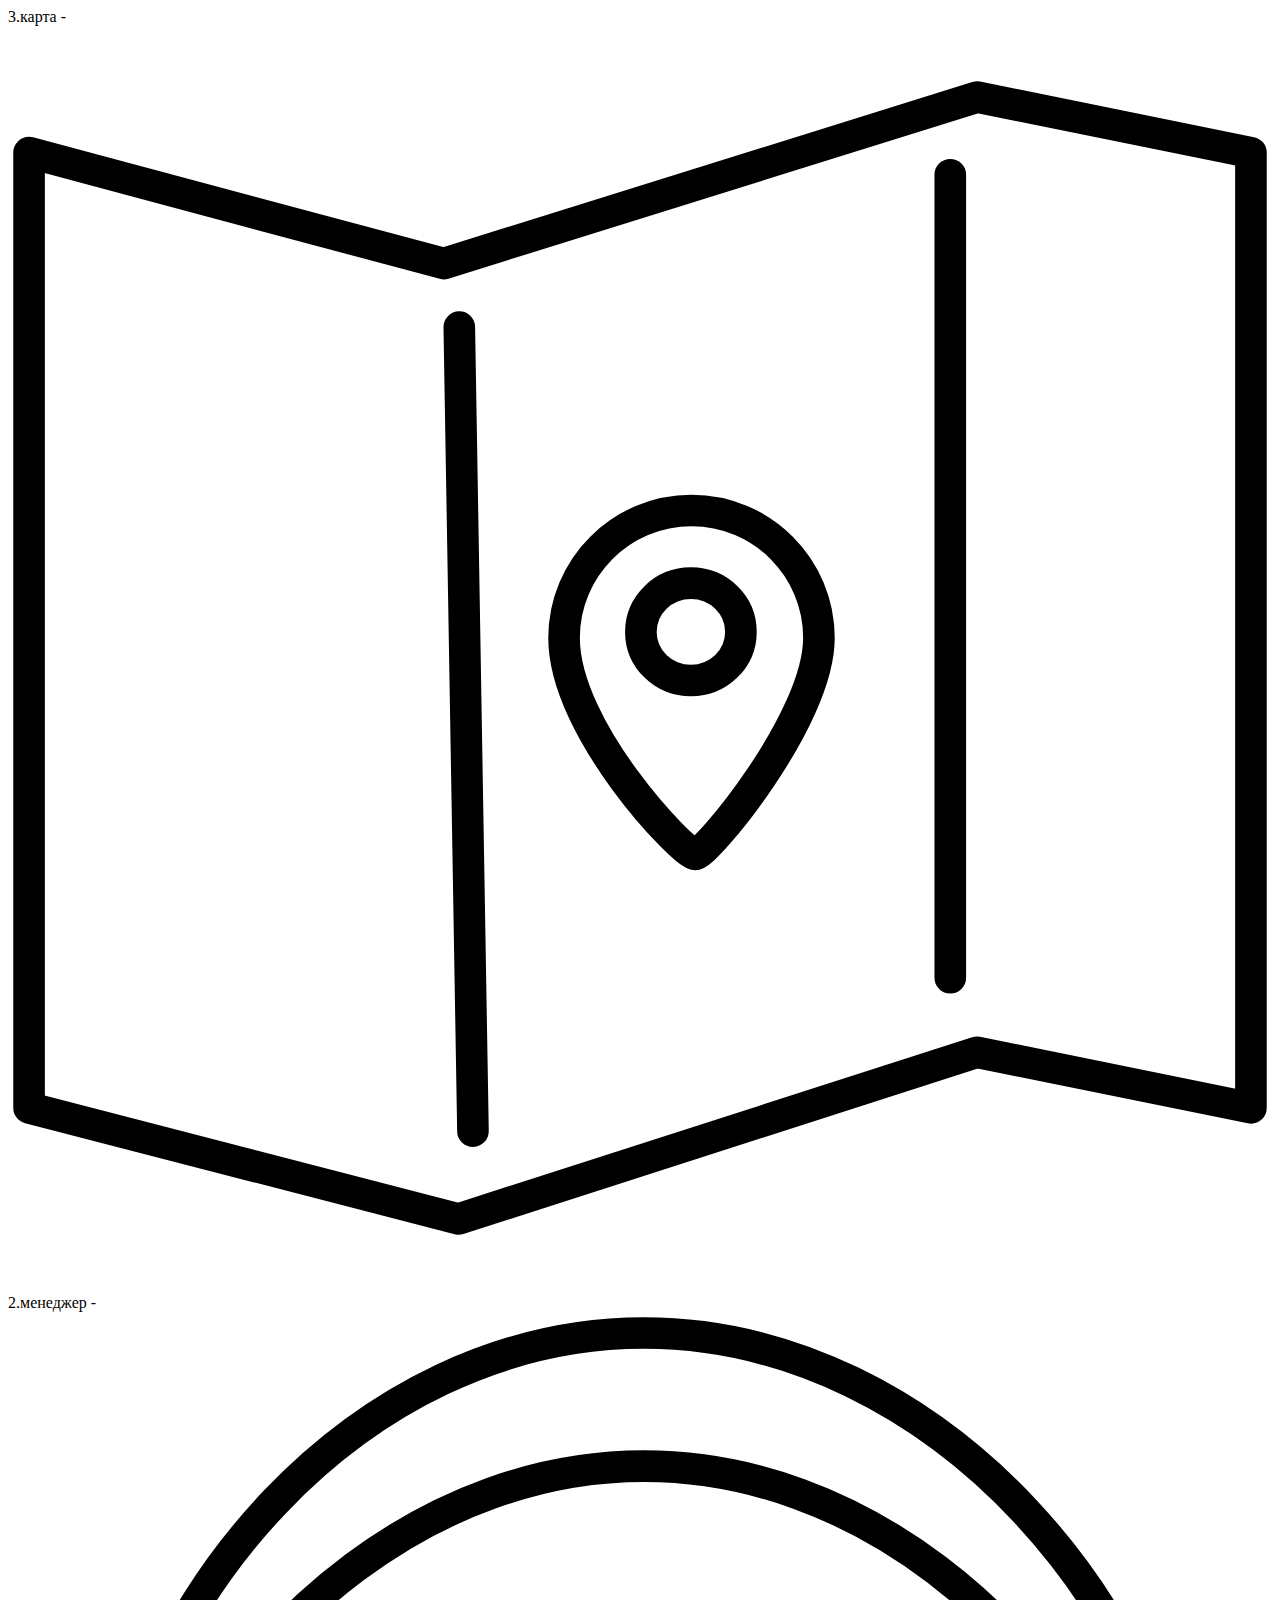
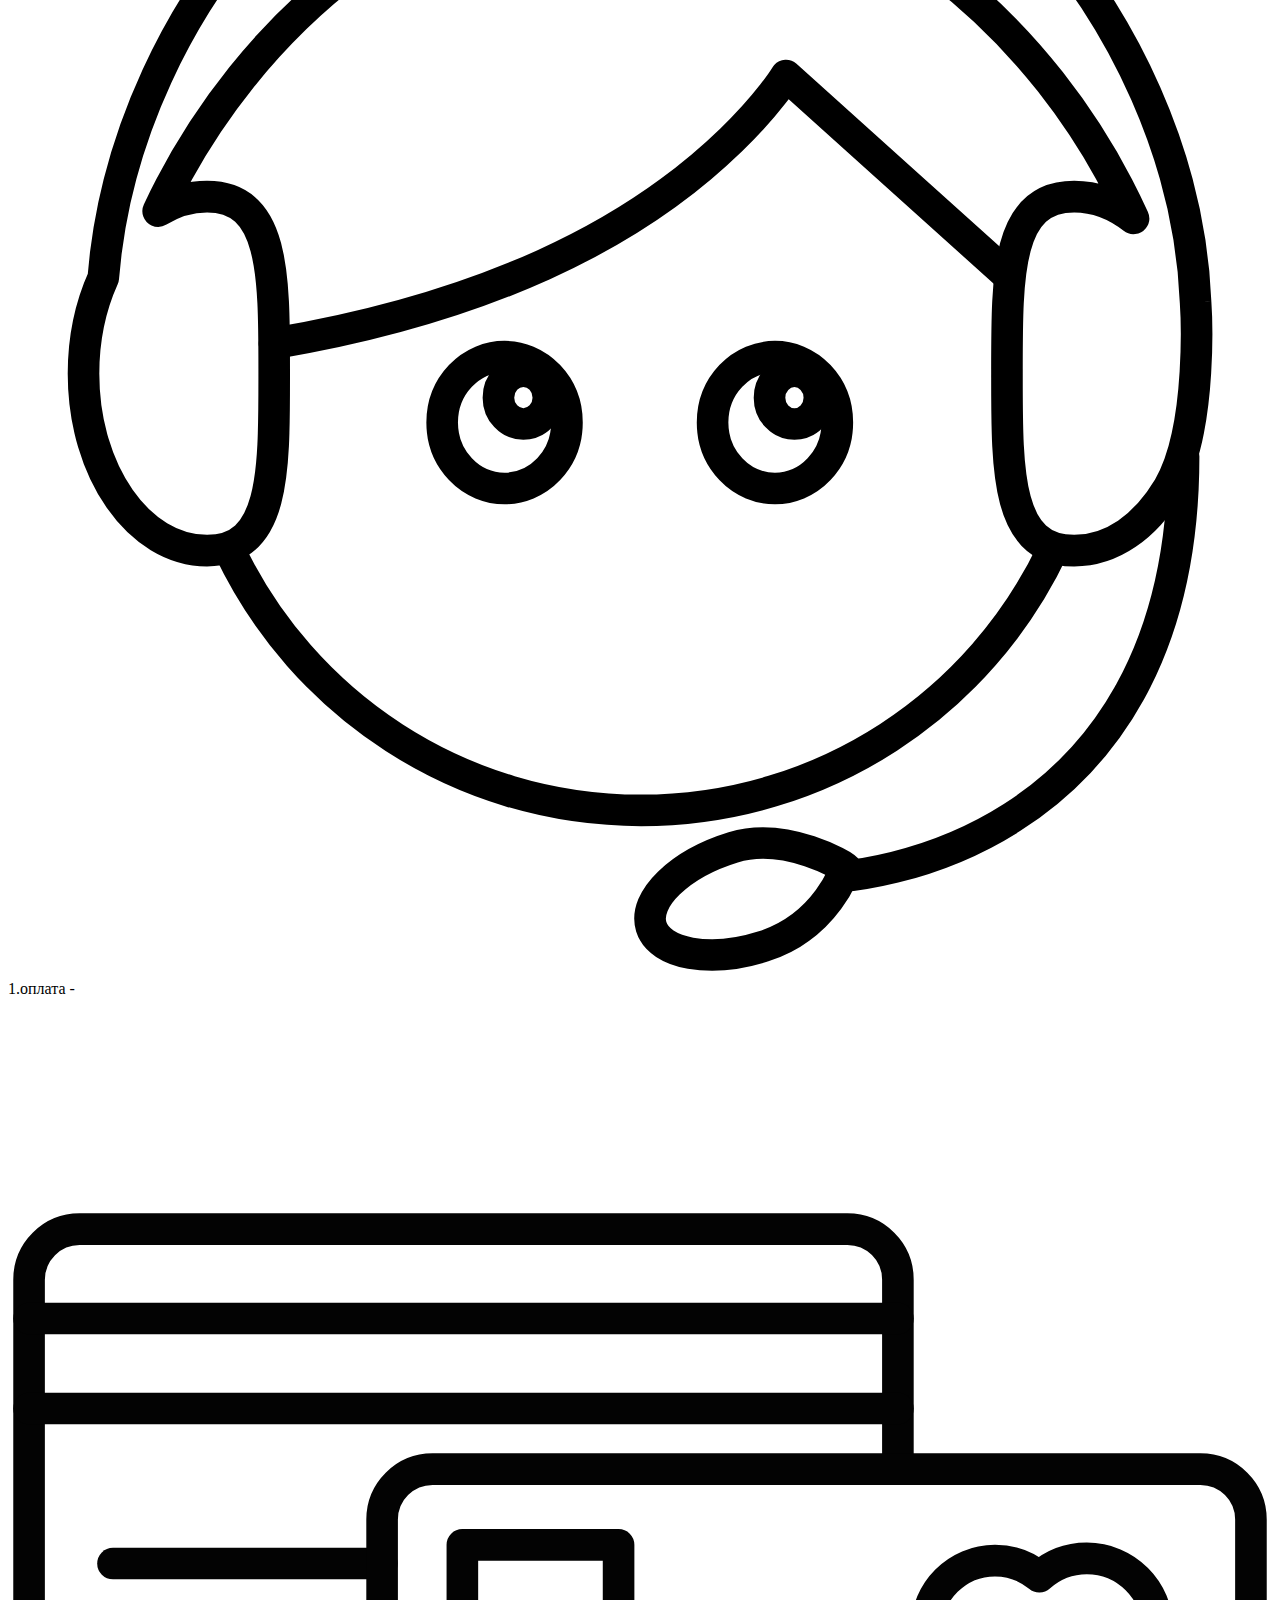
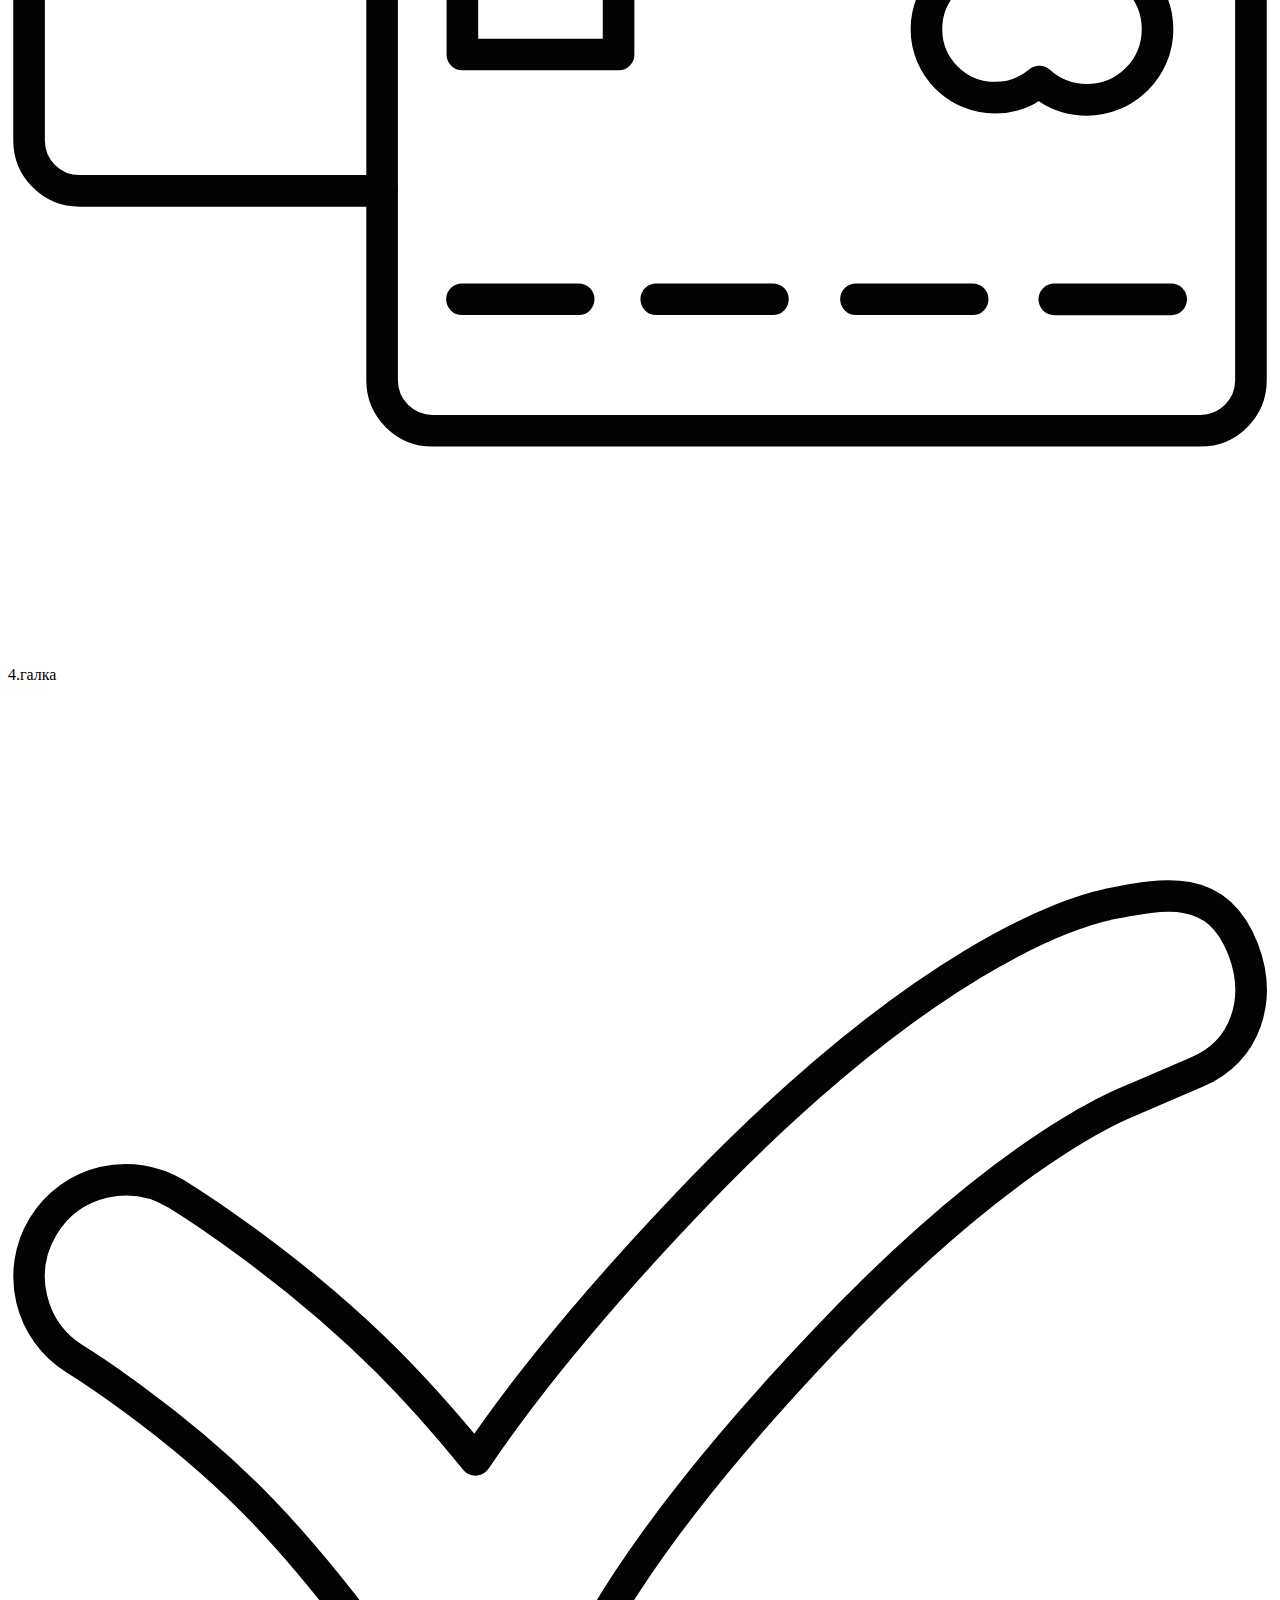
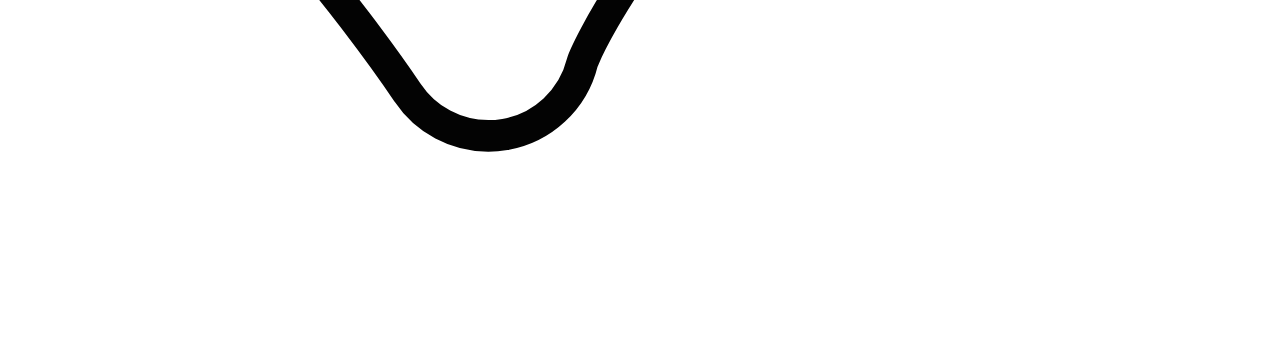
<file: urbanbags/svg.html>
<!DOCTYPE html><html lang="en"><head><meta charset="UTF-8"><title>SVG preview</title></head><body><main>3.карта - <svg class="svgicon" id="svg30" preserveAspectRatio="xMidYMid meet" xmlns="http://www.w3.org/2000/svg" viewBox="0 0 60 60"><style>#svg30 path, #svg30 circle, #svg30 polygon, #svg30 rect { fill: rgb(0, 0, 0) } #svg30 defs &gt; path { fill: none }  #svg30 path[fill="none"], #svg30 circle[fill="none"], #svg30 polygon[fill="none"], #svg30 rect[fill="none"] { fill: none }</style><polygon fill="none" stroke="rgb(0, 0, 0)" stroke-width="1.5" stroke-linecap="round" stroke-linejoin="round" stroke-miterlimit="10" points=" 59,51.355 45.994,48.717 21.388,56.627 1,51.355 1,6.01 20.686,11.279 45.994,3.373 59,6.01 "></polygon><line fill="none" stroke="rgb(0, 0, 0)" stroke-width="1.5" stroke-linecap="round" stroke-linejoin="round" stroke-miterlimit="10" x1="22.071" y1="52.459" x2="21.422" y2="14.293"></line><line fill="none" stroke="rgb(0, 0, 0)" stroke-width="1.5" stroke-linecap="round" stroke-linejoin="round" stroke-miterlimit="10" x1="44.729" y1="7.059" x2="44.729" y2="45.176"></line><path fill="none" stroke="rgb(0, 0, 0)" stroke-width="1.5" stroke-linecap="round" stroke-linejoin="round" stroke-miterlimit="10" d=" M32.446,22.998c-3.342,0-6.05,2.711-6.05,6.049c0,4.4,5.708,10.283,6.222,10.283c0.513,0,5.875-6.402,5.875-10.283 C38.493,25.709,35.786,22.998,32.446,22.998z M32.416,31.068c-1.31,0-2.374-1.033-2.374-2.307c0-1.277,1.064-2.313,2.374-2.313 c1.311,0,2.374,1.035,2.374,2.313C34.79,30.035,33.727,31.068,32.416,31.068z"></path></svg> 2.менеджер - <svg class="svgicon" id="svg29" preserveAspectRatio="xMidYMid meet" xmlns="http://www.w3.org/2000/svg" viewBox="0 0 60 60"><style>#svg29 path, #svg29 circle, #svg29 polygon, #svg29 rect { fill: rgb(0, 0, 0) } #svg29 defs &gt; path { fill: none }  #svg29 path[fill="none"], #svg29 circle[fill="none"], #svg29 polygon[fill="none"], #svg29 rect[fill="none"] { fill: none }</style><path fill="none" stroke="rgb(0, 0, 0)" stroke-width="1.5" stroke-linecap="round" stroke-linejoin="round" stroke-miterlimit="10" d=" M49.625,39.701c-3.451,7.348-10.918,12.436-19.575,12.436c-8.636,0-16.09-5.065-19.552-12.389"></path><path fill="none" stroke="rgb(0, 0, 0)" stroke-width="1.5" stroke-linecap="round" stroke-linejoin="round" stroke-miterlimit="10" d=" M47.451,26.726l-10.523-9.469c0,0-3.136,5.196-11.51,8.983c-4.579,2.071-9.431,3.169-12.77,3.731"></path><ellipse fill="none" stroke="rgb(0, 0, 0)" stroke-width="1.5" stroke-linecap="round" stroke-linejoin="round" stroke-miterlimit="10" cx="23.571" cy="33.73" rx="2.962" ry="3.129"></ellipse><ellipse fill="none" stroke="rgb(0, 0, 0)" stroke-width="1.5" stroke-linecap="round" stroke-linejoin="round" stroke-miterlimit="10" cx="36.406" cy="33.73" rx="2.961" ry="3.129"></ellipse><ellipse fill="none" stroke="rgb(0, 0, 0)" stroke-width="1.5" stroke-linecap="round" stroke-linejoin="round" stroke-miterlimit="10" cx="37.331" cy="32.546" rx="1.183" ry="1.249"></ellipse><path fill="none" stroke="rgb(0, 0, 0)" stroke-width="1.5" stroke-linecap="round" stroke-linejoin="round" stroke-miterlimit="10" d=" M25.649,32.546c0,0.688-0.529,1.249-1.186,1.249c-0.653,0-1.183-0.561-1.183-1.249c0-0.692,0.53-1.253,1.183-1.253 C25.12,31.293,25.649,31.854,25.649,32.546z"></path><path fill="none" stroke="rgb(0, 0, 0)" stroke-width="1.5" stroke-linecap="round" stroke-linejoin="round" stroke-miterlimit="10" d=" M35.867,58.591c-2.539,0.814-4.936,0.366-5.333-0.929c-0.4-1.298,1.341-2.984,3.889-3.768c2.546-0.783,5.334,0.954,5.34,0.967 C39.763,54.861,38.89,57.621,35.867,58.591z"></path><path fill="none" stroke="rgb(0, 0, 0)" stroke-width="1.5" stroke-linecap="round" stroke-linejoin="round" stroke-miterlimit="10" d=" M55.077,36.843c-1.076,1.813-2.676,2.967-4.467,2.967c-3.237,0-3.191-3.761-3.191-8.401c0-4.642-0.046-8.404,3.191-8.404 c1.019,0,1.977,0.374,2.812,1.031c-4.152-9.168-12.99-16.718-23.23-16.718c-10.109,0-18.848,7.362-23.064,16.373 c0.711-0.44,1.494-0.686,2.319-0.686c3.236,0,3.189,3.762,3.189,8.404c0,4.641,0.047,8.401-3.189,8.401 c-3.238,0-5.862-3.761-5.862-8.401c0-1.678,0.347-3.238,0.938-4.549C5.571,13.733,16.66,1,30.192,1 c13.886,0,25.647,13.54,26.181,27.02C56.373,28.02,56.78,33.957,55.077,36.843z"></path><path fill="none" stroke="rgb(0, 0, 0)" stroke-width="1.5" stroke-linecap="round" stroke-linejoin="round" stroke-miterlimit="10" d=" M39.54,55.262c0,0,16.264-0.813,16.264-19.923"></path></svg> 1.оплата - <svg class="svgicon" id="svg28" preserveAspectRatio="xMidYMid meet" xmlns="http://www.w3.org/2000/svg" viewBox="0 0 60 60"><style>#svg28 path, #svg28 circle, #svg28 polygon, #svg28 rect { fill: rgb(3, 3, 3) } #svg28 defs &gt; path { fill: none }  #svg28 path[fill="none"], #svg28 circle[fill="none"], #svg28 polygon[fill="none"], #svg28 rect[fill="none"] { fill: none }</style><style type="text/css">#svg28 .st0{fill-rule:evenodd;clip-rule:evenodd;fill:none;stroke:rgb(3, 3, 3);stroke-width:1.5;stroke-linecap:round;stroke-linejoin:round;stroke-miterlimit:10;} #svg28 .st1{fill:none;stroke:rgb(3, 3, 3);stroke-width:1.5;stroke-linecap:round;stroke-linejoin:round;stroke-miterlimit:10;}</style><path class="st1" d="M17.747,37.635H3.397C2.073,37.635,1,36.563,1,35.24V13.369c0-1.322,1.073-2.396,2.397-2.396h36.449 c1.323,0,2.396,1.073,2.396,2.396v8.962"></path><line class="st1" x1="1" y1="15.214" x2="42.242" y2="15.214"></line><line class="st1" x1="42.242" y1="19.485" x2="1" y2="19.485"></line><line class="st1" x1="17.747" y1="26.846" x2="4.984" y2="26.846"></line><path class="st1" d="M59,46.63c0,1.323-1.073,2.396-2.397,2.396H20.154c-1.323,0-2.396-1.073-2.396-2.396V24.76 c0-1.323,1.073-2.396,2.396-2.396h36.449c1.324,0,2.397,1.073,2.397,2.396V46.63z"></path><rect x="21.568" y="25.958" class="st1" width="7.415" height="5.204"></rect><line class="st1" x1="27.09" y1="42.782" x2="21.55" y2="42.782"></line><line class="st1" x1="36.31" y1="42.782" x2="30.771" y2="42.782"></line><line class="st1" x1="45.791" y1="42.782" x2="40.252" y2="42.782"></line><line class="st1" x1="55.217" y1="42.785" x2="49.665" y2="42.785"></line><path class="st1" d="M51.21,26.601c-0.87,0-1.662,0.332-2.258,0.872c-0.567-0.479-1.3-0.768-2.101-0.768 c-1.797,0-3.254,1.457-3.254,3.254c0,1.797,1.457,3.253,3.254,3.253c0.801,0,1.533-0.29,2.101-0.767 c0.596,0.542,1.388,0.872,2.258,0.872c1.853,0,3.357-1.503,3.357-3.357C54.567,28.104,53.063,26.601,51.21,26.601z"></path></svg> 4.галка <svg class="svgicon" id="svg31" preserveAspectRatio="xMidYMid meet" xmlns="http://www.w3.org/2000/svg" viewBox="0 0 60 60"><style>#svg31 path, #svg31 circle, #svg31 polygon, #svg31 rect { fill: rgb(3, 3, 3) } #svg31 defs &gt; path { fill: none }  #svg31 path[fill="none"], #svg31 circle[fill="none"], #svg31 polygon[fill="none"], #svg31 rect[fill="none"] { fill: none }</style><style type="text/css">#svg31 .st0{fill:none;stroke:rgb(3, 3, 3);stroke-width:1.5;stroke-linecap:round;stroke-linejoin:round;stroke-miterlimit:10;}</style><path class="st0" d="M58.624,12.583c-1.225-3.155-3.718-2.657-6.42-2.122c-1.613,0.337-8.791,2.437-20.147,14.413 c-4.714,4.97-7.822,8.932-9.869,11.954c-1.25-1.535-2.684-3.178-4.188-4.683c-4.627-4.625-9.786-7.802-10.002-7.936 c-2.167-1.324-4.993-0.643-6.32,1.521c-1.325,2.164-0.646,4.994,1.516,6.323c0.045,0.028,4.475,2.768,8.302,6.596 c3.904,3.904,7.439,9.183,7.475,9.234c0.862,1.294,2.308,2.05,3.829,2.05c0.261,0,0.522-0.022,0.786-0.067 c1.795-0.312,3.238-1.654,3.677-3.423c0.01-0.042,1.835-5.083,11.47-15.24c7.759-8.183,12.934-10.784,14.727-11.505 c0.017-0.003,2.947-1.268,2.98-1.282C58.777,17.457,59.538,14.94,58.624,12.583z"></path></svg></main></body></html>
</file>
<file: style.css>
body {
    margin: 0;
    padding: 0;
    background-color: #EDEEF0;
}

img {
    max-width: 100%; 
}

.clearfix::after {
    content: "";
    clear: both;
    display: table;
}

.main__item {
    max-width: 360px;
  
    background-color: #ffffff;
    color: #000000;
    text-align: center;
    vertical-align: middle;
    float: left;
    border-radius: 15px;
     margin-top: 40px;


    webkit-box-shadow: 0 0.125em 0.125em 0 rgba(0,0,0,0.125);
    -moz-box-shadow: 0 0.125em 0.125em 0 rgba(0,0,0,0.125);
    -ms-box-shadow: 0 0.125em 0.125em 0 rgba(0,0,0,0.125);
    -o-box-shadow: 0 0.125em 0.125em 0 rgba(0,0,0,0.125);
    box-shadow: 0 0.125em 0.125em 0 rgba(0,0,0,0.125);
    transition: 0.5s;
}

.main__item a {
     display: block;
     font-size: 36px;
     line-height: 64px;
     text-decoration: none;
     color: #000;
     font-family: 'Work Sans', sans-serif;
 }

.main__item a:nth-child(1) {
    font-size: 0px;
    line-height: 0px;
}

.main__item:hover {
    text-decoration: none;
    -webkit-box-shadow: 0px 14px 25px -2px rgba(0,0,0,0.14);
    -moz-box-shadow: 0px 14px 25px -2px rgba(0,0,0,0.14);
    box-shadow: 0px 14px 25px -2px rgba(0,0,0,0.14);
    top: -2px;
    transition: 0.5s;
}

.main {
    text-align: center;
    margin: 0 auto;
    margin-bottom: 40px;

}

.main h1 {
    font-family: 'Work Sans', sans-serif;
    font-size: 48px;
    
}

.main__item img {
    /*width: 100%;*/
    border-radius: 15px;
    border-bottom-right-radius: 0;
    border-bottom-left-radius: 0;
}

@media (max-width: 799px) {
    .main__item {
        width: 300px;
       
       
        margin-left: 1px;
        margin-right: 1px;
    }

    .main__item img {
        height: 217px;
        width: 300px;
    }

    .main {
        width: 302px;
    }

    .main__item a:nth-child(2) {
        font-size: 36px;
        height: 73px;
    }
}

@media (min-width: 800px) {

    .main__item {
        width: 360px;
       
        float: left;
        margin-right: 40px;
    }

    .main__item:last-child {
        margin-right: 0px;
    }

    .main__item img {
        height: 270px;
        width: 360px;
    }

    .main {
        width: 802px;
    }

    .main__item a {
        width: 360px;
    }



@media (min-width: 1160px) {

    .main__item {
        width: 360px;
       
        float: left;
        margin-right: 40px;
    }

    .main__item:nth-child(3n - 2) {
        margin-right: 0px;
    }

    .main__item img {
        height: 270px;
        width: 360px;
    }

    .main {
        width: 1160px;
    }

    .main__item a {
        width: 360px;
    }
}
</file>
<file: gllacy/css/style.css>
body {
  font-family: "Roboto", sans-serif;
  margin: 0;
  padding: 0;
  background-color: #859e90;
  min-width: 1200px;
}

.btn,
input:focus {
  outline:1px solid #7FA9EE;
}

fieldset {
  outline: none;
  border: none;
}

.container-first {
  width: 1200px;
  margin: 0 auto;
  border-top: transparent 1px solid;
}

.container-two {
  width: 1146px;
  margin: 0 auto;
  border-top: transparent 1px solid;
}

.clearfix::after {
  content: "";
  clear: both;
  display: table;
}

.active {
  background-color: #d07058;
}

.logo {
  margin-top: 9px;
  width: 175px;
  position: absolute;
}
/*ГЛАВНОЕ МЕНЮ*/

.main-menu {
  display: block;
  float: left;
  margin-left: 160px;

}

.main-menu .main-menu-list {
  margin: 0;
  padding: 0;
  list-style: none;
  display: block;
}

.main-menu-item {
  margin-top: 22px;
  display: inline-block;
  font-size: 0;
  vertical-align: top;
  padding-bottom: 5px;
}

.main-menu-item a {
  position: relative;
  display: block;
  font-size: 16px;
  font-weight: bold;
  text-decoration: none;
  color: #ffffff;
  line-height: 18px;
  border-radius: 50px;
  padding: 7px 15px 7px 15px;
}

.main-menu-item > a:not(.active)::before {
  position: absolute;
    content: "";
    top: 25px;
    left: 15px;
    right: 15px;
    display: block;
    height: 1px;
    background: rgba(255,255,255,.3);
}

.main-menu-item > a:active,
.user-block-menu > a:active {
  background-color: #eaeaea;
  color: #000000;
  box-shadow: 0px 1px 2px 0px inset;
}
/*HOVRS*/
.main-menu-item:hover a {
  background-color: #ffffff;
  color: #000000;
}

/*ВЫПАДАЮЩЕЕ МЕНЮ*/

.main-menu > .main-menu-list > .main-menu-item > .sub-menu {
  z-index: 2;
  padding: 0;
  margin: 0;
  top: 60px;
  position: absolute;
  background: #ffffff;
  list-style: none;
  display: none;
  -webkit-box-shadow: 0 20px 20px 0 rgba(0,0,0,.3);
          box-shadow: 0 20px 20px 0 rgba(0,0,0,.3);
  border-radius: 5px;
}

.sub-menu li > a {
  font-size: 14px;
  font-weight: 400;
  line-height: 16px;
  color: #000000;
  padding: 8px 20px 8px 20px;
}

.sub-menu li:not(.sub-menu-new):not(.sub-menu-melorin) > a {
  border-radius: 0px;
}

.sub-menu .sub-menu-new > a {
  position: relative;
  font-weight: 900;
}

.sub-menu li a::before {
  content: "";
  display: none;
}

.sub-menu .sub-menu-new a::before {
    position: absolute;
    content: "";
    top: 32px;
    left: 15px;
    right: 15px;
    display: block;
    z-index: 11;
    height: 1px;
    background-color: #d1d0ce;
}

.sub-menu .sub-menu-new > a {
  border-radius: 0;
  border-top-left-radius: 5px;
  border-top-right-radius: 5px;
}

.sub-menu .sub-menu-melorin > a {
  border-radius: 0;
  border-bottom-left-radius: 5px;
  border-bottom-right-radius: 5px;
}

.sub-menu > li > a:hover {
  background-color: #fbded7;
}

.sub-menu > li > a:active {
  background-color: #f6b5a5;
}

.main-menu > .main-menu-list > .main-menu-item:hover .sub-menu {
  display: block;
}

/*ПОЛЕ "ЮЗЕРА"*/

.user-block-menu {
  max-width: auto;
  display: block;
  float: right;
  margin-top: 22px;
}

.user-block-menu div {
  margin-right: 10px;
}

.user-block-menu div:nth-child(3) {
  margin-right: 0;
}

.user-block-menu div > a {
  font-size: 14px;
  line-height: 16px;
}

.user-block-search,
.user-block-login,
.user-block-cart {
  position: relative;
  display: inline-block;
  vertical-align: top;
  font-size: 0;
}

.user-block-search  {
  padding-bottom: 10px;
}


.user-block-search > a {
  display: block;
  width: 32px;
  height: 32px;
  background-image: url("../img/Лупа.png");
  background-repeat: no-repeat;
  background-color: rgba(255, 255, 255, .2);
  background-position: 7px 7px;
  border-radius: 50px;
}

.user-block-login {
  width: 92px;
  height: 32px;
  position: relative;
  padding-bottom: 10px;
}

.user-block-login form {
  position: relative;
}

.user-block-login > a {
  color: #ffffff;
  font-weight: 500;
  text-decoration: none;
  display: block;
  background-color: rgba(255, 255, 255, .2);
  background-image: url("../img/Вход.png");
  background-repeat: no-repeat;
  background-position: 16px 6px;
  border-radius: 50px;
  padding: 8px 17px 8px 43px;
}

.user-block-cart {
  width: 117px;
  height: 32px;
}


.user-block-cart a {
  color: #ffffff;
  font-weight: 500;
  text-decoration: none;
  display: block;
  background-color: rgba(255, 255, 255, .2);
  background-image: url("../img/Корзина.png");
  background-repeat: no-repeat;
  background-position: 16px 6px;
  border-radius: 50px;
  padding: 8px 31px 8px 44px;
}

.user-block-contacts {
  text-align: right;
  margin-top: 10px;
  clear: right;
  float: right;
  color:#ffffff;
  font-size: 14px;
  font-weight: 400;
  line-height: 16px;
}

.user-block-contacts span {
  display: block;
  margin-top: 5px;
  line-height: 24px;
  font-size: 22px;
  font-weight: bold;
  color:#ffffff;
}

/*Хавер поля поиска*/

.user-block-search:hover a {
  background: #ffffff url("../img/Лупа-2.png") no-repeat 7px 7px;
}

.user-block-login > a:hover {
  background: #ffffff url("../img/Вход-2.png") no-repeat 16px 6px;
  color: #000000;
}

.user-block-cart > a:hover {
  background: #ffffff url("../img/Корзина-2.png") no-repeat 16px 6px;
  color: #000000;
}

.user-block-search:hover form {
  display: block;
}

.user-block-search form {
  display: none;
  top: 36px;
  right: 1px;
  position: absolute;
  z-index: 12;
  padding: 15px;
  padding-bottom: 0;
  width: 272px;
  height: 52px;
  background-color: #f8f7f4;
  border-radius: 5px;
  -webkit-box-shadow: 0px 20px 20px 0px rgba(0,0,0,.3);
          box-shadow: 0px 20px 20px 0px rgba(0,0,0,.3);
}

.user-block-search form input[type="search"] {
  width: 100%;
  height: 37px;
  border: 1px solid #d3d3d2;
  border-radius: 5px;
  -webkit-box-sizing: border-box;
          box-sizing: border-box;
  padding-left: 10px;
  line-height: 24px;
}

/*Оформление Выпадающего Поля с *ВХОДА*/

.user-block-login form {
  position: absolute;
  z-index: 2;
  right: 1px;
  top: 35px;
  background-color: #f8f7f4;
  width: 262px;
  display: none;
  padding: 20px 15px 15px 15px;
  border-radius: 5px;
  -webkit-box-shadow: 0px 20px 20px rgba(0,0,0,.3);
          box-shadow: 0px 20px 20px rgba(0,0,0,.3); /**************************/
}

.user-block-login form input[type="email"],
.user-block-login form input[type="password"] {
  width: 100%;
  -webkit-box-sizing: border-box;
          box-sizing: border-box;
  height: 37px;
  border: 1px solid #d3d3d2;
  border-radius: 5px;
  padding-left: 15px;
}

.user-block-login form input[type="email"]:focus,
.user-block-login form input[type="password"]:focus {
  border: 1px solid black;
}

.user-block-login form input[type="email"]:focus::placeholder,
.user-block-login form input[type="password"]:focus::placeholder {
  color: transparent;
}

.user-block-login form input[type="password"] {
  margin-top: 12px;
  margin-bottom: 15px;
}

.label-box-pass,
.label-box-email {
  position: absolute;
  font-size: 11px;
  display: none;
}

.user-block-login form input[type="email"]:focus ~ .label-box-email {
  display: block;
  top: 10px;
}
.user-block-login form input[type="password"]:focus ~ .label-box-pass {
  display: block;
  top: 58px;
}

.user-block-login label {
  display: inline-block;
}

.form-link {
  float: right;
}

.form-link > a {
  display: block;
}

.form-link > a:hover {
  color: #ec593c;
}

.form-link > a:active {
  color: #ec593c;
}

.user-block-login:hover form {
  display: block;
}
.user-block-login:hover > a {
  background: #ffffff url("../img/Вход-2.png") no-repeat 16px 6px;
  color: #000000;
}
/*Конпка red*/

.btn-red {
  font-size: 14px;
  font-weight: 600;
  color: #ffffff;
  width: 100px;
  background-color: #ec593c;
  background-image: -webkit-gradient(linear, left top, left bottom, from(#f16e4b), to(#e34632));
  background-image: linear-gradient(to bottom, #f16e4b, #e34632);
  height: 35px;
  border-radius: 50px;
  -webkit-box-shadow: 0px 2px 2px 0px #9b3527;
          box-shadow: 0px 2px 2px 0px #9b3527;
  border: none;
  outline: none;
  cursor: pointer;
}


.btn-red:active {
  background-image: -webkit-gradient(linear, left bottom, left top, from(#f16e4b), to(#e34632));
  background-image: linear-gradient(to top, #f16e4b, #e34632);
  -webkit-box-shadow: inset 0 2px 2px 0 #9b3527;
          box-shadow: inset 0 2px 2px 0 #9b3527;

}

.btn-red:hover {
  background-image: -webkit-gradient(linear, left top, left bottom, from(#f48a6f), to(#ec6f5e));
  background-image: linear-gradient(to bottom, #f48a6f, #ec6f5e)
}

/*Главная часть*/

.main-index {
  margin-top: 276px;
}

/*Слайдер*/

body > input[type="radio"] {
  display: none;
}

.site-wrapper {
  width: 100%;
  background-repeat: no-repeat;
  background-position: top center;
  -webkit-transition: background-image 0.5s ease, background-color 0.5s ease;
  transition: background-image 0.5s ease, background-color 0.5s ease;
}


.slider-controls {
  font-size: 0;
  vertical-align: top;
  position: absolute;
  top: 160px;
  left: 0px;
}

.slider-controls label {
  display: inline-block;
  width: 19px;
  height: 19px;
  border-radius: 50%;
  background-color: transparent;
  border: 2px solid #ffffff;
  cursor: pointer;
  margin-right: 8px;
}

.slider-controls label:hover {
  background-color: rgba(255,255,255,.2);
}

.slider-container {
  text-align: center;
  position: relative;
  font-size: 0;
}

.slider-button {
  display: inline-block;
  background-image: -webkit-gradient(linear, left top, left bottom, from(#f26843), to(#db4c38));
  background-image: linear-gradient(to bottom, #f26843, #db4c38);
  border-radius: 50px;
  -webkit-box-shadow: 0px 3px 3px 0px #ab5948;
          box-shadow: 0px 3px 3px 0px #ab5948;
  font-size: 31px;
  font-weight: 600;
  color: #ffffff;
  line-height: 33px;
  padding: 17px 46px 22px 48px;
  text-shadow: 0 2px 5px rgba(160,32,11,.76);
  text-decoration: none;
  margin: 40px 0;
}

.slider-button:hover {
  background-image: -webkit-gradient(linear, left top, left bottom, from(#f58669), to(#ec6f5e));
  background-image: linear-gradient(to bottom, #f58669 0%, #ec6f5e 100%);
}

.slider-button:active {
  background-image: -webkit-gradient(linear, left bottom, left top, from(#e1613e), to(#d74632));
  background-image: linear-gradient(to top, #e1613e 0%, #d74632 100%);
  -webkit-box-shadow: inset 0px 3px 3px 0px #952718  ;
          box-shadow: inset 0px 3px 3px 0px #952718  ;
}

.slide-title {
  display: block;
  font-size: 60px;
  line-height: 61px;
  color: #ffffff;
  font-weight: 600;
  text-align: center;
}

#btn1 ~ .site-wrapper #slide1 ,
#btn2 ~ .site-wrapper #slide2 ,
#btn3 ~ .site-wrapper #slide3 {
  display: none;
}

#btn1:checked ~ .site-wrapper #slide1 ,
#btn2:checked ~ .site-wrapper #slide2 ,
#btn3:checked ~ .site-wrapper #slide3 {
  display: block;
}

#btn1:checked ~ .site-wrapper label[for="btn1"],
#btn2:checked ~ .site-wrapper label[for="btn2"],
#btn3:checked ~ .site-wrapper label[for="btn3"] {
  background-color: #ffffff;
}

#btn1:checked ~ .site-wrapper {
  background-color: #849d8f;
  background-image: url("../img/Мороженко1.png");
}
#btn2:checked ~ .site-wrapper {
  /*background-color: #8996a6;*/
  background-color: #FF69B4;
  background-image: url("../img/Мороженко2.png");
}
#btn3:checked ~ .site-wrapper {
  background-color: #9d8b84;
  background-image: url("../img/Мороженко3.png");
}

/*Промо-блок*/

.promo-container {
  margin-bottom: 40px;
}

.promo-container-left {
  float: left;
  border-radius: 20px;
  width: 560px;
  height: 230px;
  background-color: transparent;
  background-image: url("../img/Малиновый фон.png");
}

.promo-container  h2 {
  color: #ffffff;
  font-size: 35px;
  line-height: 20px;
  padding-left: 18px;
}

.promo-container  p {
  color: #ffffff;
  font-size: 18px;
  line-height: 21px;
  padding-left: 22px;
  font-weight: 500;
}

.promo-container-right {
  float: right;
  border-radius: 20px;
  width: 560px;
  height: 230px;
  background-color: transparent;
  background-image: url("../img/Шоколадный фон.png");
}

.promo-button {
  float: right;
  display: inline-block;
  vertical-align: top;
  padding: 12px 23px;
  font-size: 18px;
  line-height: 24px;
  font-weight: 700;
  color: #ffffff;
  text-decoration: none;
  background: #ef6441;
  background-image: -webkit-gradient(linear, left top, left bottom, from(#f26843), to(#e34e3a));
  background-image: linear-gradient(#f26843, #e34e3a);
  border-radius: 50px;
  margin: 20px 21px 0 0 ;
  text-shadow: 0 2px 5px rgba(160,32,11,.76);
}

.promo-button:hover {
  background-image: -webkit-gradient(linear, left top, left bottom, from(#f58669), to(#ec6f5e));
  background-image: linear-gradient(to bottom, #f58669 0%, #ec6f5e 100%);
}

.promo-button:active {
  background-image: -webkit-gradient(linear, left bottom, left top, from(#e1613e), to(#d74632));
  background-image: linear-gradient(to top, #e1613e 0%, #d74632 100%);
  -webkit-box-shadow: inset 0px 3px 3px 0px #952718;
          box-shadow: inset 0px 3px 3px 0px #952718;
}

/*Лучшее мороженое*/

.ice-creams-index {
  font-size: 0;
  margin-bottom: 40px;
}

.ice-cream-block {
  float: left;
  font-size: 0;
  padding: 0;
  margin: 0;

}

.best-ice-cream {
  position: relative;
  z-index: 4;
  display: inline-block;
  width: 267px;
  height: 267px;
  border-radius: 50%;
  margin-right: 26px;
}

.best-ice-cream span {
/*  display: inline;*/
  position: absolute;
  z-index: 11;
  text-shadow: 0px 1px 0px #000;
}

.best-ice-cream p {
  font-size: 16px;
  line-height: 22px;
  text-align: center;
}

.best-ice-cream > p > a:visited {
  color: #ffffff;
}

.best-ice-cream > p > a:hover {
  color: #ffbc9e;
}

.best-ice-cream > p > a {
	color: #ffffff;
  -webkit-transition: .1s;
  transition: .1s;
}

.best-ice-cream > p > a:active {
  color: #ffbc9e;
}

.ice-cream-button {
  display: none;
  position: absolute;
  z-index: 5;
  top: 348px;
  left: 24px;
  vertical-align: top;
  padding: 7px 26px 9px 25px;
  font-size: 18px;
  line-height: 24px;
  font-weight: 700;
  color: #ffffff;
  text-decoration: none;
  background: #ef6441;
  background-image: -webkit-gradient(linear, left top, left bottom, from(#f26843), to(#e34e3a));
  background-image: linear-gradient(#f26843, #e34e3a);
  border-radius: 50px;
  text-shadow: 0 2px 5px rgba(160,32,11,.76);
  cursor: pointer;
  text-align: center;
}

.ice-cream-button:hover {
  background-image: -webkit-gradient(linear, left top, left bottom, from(#f58669), to(#ec6f5e));
  background-image: linear-gradient(to bottom, #f58669 0%, #ec6f5e 100%);
}

.ice-cream-button:active {
  background-image: -webkit-gradient(linear, left bottom, left top, from(#e1613e), to(#d74632));
  background-image: linear-gradient(to top, #e1613e 0%, #d74632 100%);
  -webkit-box-shadow: inset 0px 3px 3px 0px #952718;
          box-shadow: inset 0px 3px 3px 0px #952718;
}

.ice-cream-price,
.currency {
  font-size: 37px;
  font-weight: bold;
  color: #ffffff;

  top: 214px;
}

.ice-cream-price {
  left: 14px;
}

.currency {
  left: 81px;
}

.best-ice-cream span:nth-of-type(3) {
  z-index: 22px;
  position: absolute;
  font-size: 24px;
  font-weight: bold;
  top: 0;
  left: 0;
  color: #ffffff;
  top: 225px;
  left: 105px;
}

.best-ice-cream::before {
  content: "";
  position: absolute;
  width: 61px;
  height: 61px;
  top: 0;
  left: 0;
  z-index: 10;
  background-image: url("../img/hit.png");
}

.best-ice-cream::after {
  content: "";
  display: none;
  position: absolute;
  z-index: -1;
  width: 278px;
  height: 405px;
  top: 0;
  left: -6px;
  border-radius: 5px;
  background-color: rgba(255,255,255,.2);
  box-shadow: 0px 20px 20px 0px rgba(0, 0, 0, 0.2);
}


.best-ice-cream:hover::after {
  display: block;
}

.best-ice-cream:hover .ice-cream-button {
  display: inline-block;
}

.best-ice-cream:nth-child(4) {
  margin-right: 0px;
}

/*Блок с SEO информацией*/

.seo-info {
  width: 1146px;
  height: 306px;
  background-image: url("../img/Вафля паттерн.png");
  border-radius: 15px;
  padding: 5px 5px;
  margin-bottom: 40px;
}

.seo-info h2 {
  color: #323232;
  padding-left: 20px;
}

.seo-column-left,
.seo-column-right {
  width: 560px;
  position: relative;
  vertical-align: top;
}

.seo-column-left {
  float: left;
}

.seo-column-right {
  float: right;
  padding-right: 10px;
}

.seo-column-left p,
.seo-column-right p {
  font-size: 16px;
  line-height: 22px;
  padding-left: 75px;
}

.column-left-text-one::before {
  content: "";
  position: absolute;
  z-index: 1;
  top: 0;
  left: 11px;
  width: 49px;
  height: 49px;
  background-image: url("../img/sprites-seo.png");
  background-position: -65px -4px ;
}

.column-left-text-two::before {
  content: "";
  position: absolute;
  z-index: 1;
  top: 88px;
  left: 11px;
  width: 49px;
  height: 49px;
  background-image: url("../img/sprites-seo.png");
  background-position: -122px -5px ;
}

.column-right-text-one::before {
  content: "";
  position: absolute;
  z-index: 1;
  top: 0;
  left: 11px;
  width: 49px;
  height: 49px;
  background-image: url("../img/sprites-seo.png");
  background-position: -7px -4px ;
}

.column-right-text-two::before {
  content: "";
  position: absolute;
  z-index: 1;
  top: 88px;
  left: 11px;
  width: 49px;
  height: 49px;
  background-image: url("../img/sprites-seo.png");
  background-position: -177px -6px ;
}

/*Блог*/

.blog-news {
  width: 540px;
  height: 220px;
  float: left;
  background-image: url("../img/Клубничный фон.png");
  background-repeat: no-repeat;
  padding: 27px 0px 0px 20px;
}

.blog-news p {
  margin-right: 255px;
}

.blog-news h2 {
  font-size: 16px;
  line-height: 18px;
  color: #5a5a5a;
  margin-top: 0;
}

.blog-news a {
  font-size: 24px;
  line-height: 24px;
  font-weight: bold;
  color: #353535;
  text-decoration: underline;
}

.blog-news a:hover {
  color: #ffbc9e;
  text-decoration: none;
}

.blog-news a:active{
  color: #ffbc9e;
  text-decoration: none;
}


.mail-index {
  float: right;
  background-image: url("../img/Почтовый паттерн.png");
  background-color: #f8f7f4;
  background-repeat: repeat;
  border-radius: 15px;
  padding: 5px;
}

.mail-index p {
  font-size: 16px;
  line-height: 22px;
  color: #5a5a5a;
  margin: 0;
  padding: 33px 21px 38px 20px;
}

.mail-index form {
  width: 548px;
  height: 208px;
  display: block;
  background-color: #f8f7f4;
  border-radius: 15px;
  vertical-align: top;
}

.mail-index input[type="email"] {
  display: block;
  float: left;
  width: 360px;
  font-size: 16px;
  line-height: 24px;
  padding: 6px 0px 6px 10px;
  -webkit-box-sizing: border-box;
          box-sizing: border-box;
  border: 1px solid #d3d3d2;
  border-radius: 5px;
  margin: 0px 15px 0px 15px;
}

.mail-index input[type="email"]:focus {
 /* outline: 1px solid blue;*/
}

.mail-index-button {
  display: inline-block;
  vertical-align: top;
  padding: 7px 20px 9px 20px;
  font-size: 17px;
  line-height: 24px;
  font-weight: bold;
  color: #ffffff;
  text-decoration: none;
  background: #ef6441;
  background-image: -webkit-gradient(linear, left top, left bottom, from(#f26843), to(#e34e3a));
  background-image: linear-gradient(#f26843, #e34e3a);
  border-radius: 50px;
  text-shadow: 0 2px 5px rgba(160,32,11,.76);
  cursor: pointer;
  text-align: center;
  /*outline: none;*/
  border: none;
}

.mail-index-button:active {
  background-image: -webkit-gradient(linear, left bottom, left top, from(#f16e4b), to(#e34632));
  background-image: linear-gradient(to top, #f16e4b, #e34632);
  -webkit-box-shadow: inset 0 2px 2px 0 #9b3527;
          box-shadow: inset 0 2px 2px 0 #9b3527;


}



.mail-index-button:hover {
  background-image: -webkit-gradient(linear, left top, left bottom, from(#f48a6f), to(#ec6f5e));
  background-image: linear-gradient(to bottom, #f48a6f, #ec6f5e);
  
}

/*Футер*/

footer {
  width: 1200px;
  height: 66px;
  margin-top: 37px;
  position: relative;
}

.social-block {
  margin-top: -7px;
  margin-left: 27px;
}
.social-button {
  display: inline-block;
  width: 31px;
  height: 30px;
  border: 3px solid #dbe3de;
  background-image: url("../img/sprites.png");
  background-repeat: no-repeat;
  border-radius: 50%;
  opacity: 0.8;
  -webkit-transition: .1s;
  transition: .1s;
  margin-right: 12px;
}

.social-button:hover {
  opacity: 1;
}

.social-button:active {
  -webkit-box-shadow: inset 0px 2px 2px 0px #999999;
          box-shadow: inset 0px 2px 2px 0px #999999;
}

.social-twitter {
  background-position: -88px 0;
}
.social-instagram {
  background-position: -88px -66px ;
}
.social-facebook {
  background-position: 0px -66px ;
}
.social-vk {
  background-position: 0px -1px;
}

.product:nth-child(1)::before {
  content: "";
  position: absolute;
  left: -24px;
  top: 0;
  width: 15px;
  height: 13px;
  background-image: url("../img/Сердце.png");
  background-repeat: no-repeat;
}

.product-list {
  font-size: 0;
  width: 325px;
  position: absolute;
  top: -10px;
  left: 300px;
  margin-left: 230px;
}

.product {
  color: #ffffff;
}

.product > a {
  font-size: 13px;
  line-height: 18px;
  color: #ffffff;
}

.product > a:hover {
  color: #ffbc9e;
}

.product > a:active {
  color: #ffbc9e;
}

.product-list-left {
  width: 155px;
  float: left;
}

.product-list-right {
  width: 165px;
  float: left;
}

.product-list-left .product:nth-child(1) {
  font-weight: bold;

}

.product:nth-child(2) {

}

.product:nth-child(4) {

}

.product:nth-child(3) {

}

/*форма отправки*/

.contacts-form {
  position: absolute;
  z-index: 6;
  left: 871px;
  bottom: 192px;
  width: 274px;
  height: 274px;
  border-radius: 15px;
  background-color: #fffffe;
  padding: 31px 0px 0px 24px;
}

.contacts-form p:nth-of-type(1) {
  margin-top: 0;
}

.contacts-form p {
  font-size: 14px;
  line-height: 20px;
}

.contacts-form span {
  font-size: 18px;
  line-height: 24px;
  font-weight: bold;
}

.contacts-form-btn {
  display: inline-block;
  vertical-align: top;
  padding: 12px 23px;
  font-size: 17px;
  line-height: 24px;
  font-weight: 700;
  color: #ffffff;
  text-decoration: none;
  background: #ef6441;
  background-image: -webkit-gradient(linear, left top, left bottom, from(#f26843), to(#e34e3a));
  background-image: linear-gradient(#f26843, #e34e3a);
  border-radius: 50px;
  margin: 20px 21px 0 0 ;
  text-shadow: 0 2px 5px rgba(160,32,11,.76);
  outline: none;
  border: none;
}

.contacts-form-btn:hover {
  background-image: -webkit-gradient(linear, left top, left bottom, from(#f58669), to(#ec6f5e));
  background-image: linear-gradient(to bottom, #f58669 0%, #ec6f5e 100%);
}

.contacts-form-btn:active {
  background-image: -webkit-gradient(linear, left bottom, left top, from(#e1613e), to(#d74632));
  background-image: linear-gradient(to top, #e1613e 0%, #d74632 100%);
  -webkit-box-shadow: inset 0px 3px 3px 0px #952718;
          box-shadow: inset 0px 3px 3px 0px #952718;
}

/*Плюшки с JS */

.modal-overlay {
  display: none; /**/
  position: fixed;
  top: 0;
  left: 0;
  z-index: 6;
  background: rgba(0,0,0,.5);
  width: 100%;
  height: 100%;
}

.modal-overlay-open {
  display: block;
}

.feedback-close {
  position: absolute;
  z-index: 78;
  width: 22px;
  height: 22px;
  top: 19px;
  left: 467px;
  background-color: #f8f7f4;
  outline: none;
  border: none;
}

.feedback-close::before,
.feedback-close::after {
  content: "";
  position: absolute;
  top: 9px;
  left: -2px;
  width: 25px;
  height: 4px;
  background-color: black;
}

.feedback-close::before {
  -webkit-transform: rotate(45deg);
          transform: rotate(45deg);
}

.feedback-close::after {
  -webkit-transform: rotate(-45deg);
          transform: rotate(-45deg);
}

.feedback-close::before {
  -webkit-transform: rotate(45deg);
          transform: rotate(45deg);
}

.feedback-close::after {
  -webkit-transform: rotate(-45deg);
          transform: rotate(-45deg);
}

.feedback-close:hover::after,
.feedback-close:hover::before {
  -webkit-transition: .3s all;
  transition: .3s all;
  background-color: red;
  -webkit-transform: rotate(135deg);
          transform: rotate(135deg);
}

.feedback-close:hover::before {
  -webkit-transform: rotate(225deg);
          transform: rotate(225deg);
}



.feedback {
  display: block;
  position: relative;
  width: 478px;
  height: 442px;
  background-color: #f8f7f4;
  border-radius: 10px;
  padding: 20px 0px 0 24px;
  margin: 200px auto;
}

.feedback textarea,
.feedback input {
  margin-bottom: 20px;
}

.feedback-title {
  font-size: 24px;
  line-height: 22px;
  color: #343434;
  margin-bottom: 28px;
}

.feedback textarea {
  font-family: "Roboto", sans-serif;
  color: #656565;
  border-radius: 5px;
  border: 1px solid #d3d3d2;
  padding: 10px 0px 8px 14px;
  font-size: 16px;
  line-height: 24px;
}

.feedback input {
  width: 267px;
  border-radius: 5px;
  border: 1px solid #d3d3d2;
  padding: 10px 0px 8px 14px;
  font-size: 16px;
  line-height: 24px;
}

.feedback-button {
  font-size: 17px;
  line-height: 24px;
  font-weight: 600;
  float: right;
  color: #ffffff;
  background-color: #ec593c;
  background-image: -webkit-gradient(linear, left top, left bottom, from(#f16e4b), to(#e34632));
  background-image: linear-gradient(to bottom, #f16e4b, #e34632);
  border-radius: 50px;
  vertical-align: top;
  -webkit-box-shadow: 0px 2px 2px 0px #9b3527;
          box-shadow: 0px 2px 2px 0px #9b3527;
  padding: 10px 24px;
  border: none;
  outline: none;
  cursor: pointer;
  margin-right: 40px;
}

.feedback-button:hover {
  background-image: -webkit-gradient(linear, left top, left bottom, from(#f58669), to(#ec6f5e));
  background-image: linear-gradient(to bottom, #f58669 0%, #ec6f5e 100%);
}

.feedback-button:active {
  background-image: -webkit-gradient(linear, left bottom, left top, from(#e1613e), to(#d74632));
  background-image: linear-gradient(to top, #e1613e 0%, #d74632 100%);
  -webkit-box-shadow: inset 0px 3px 3px 0px #952718;
          box-shadow: inset 0px 3px 3px 0px #952718;
}

.feedback input[type="placeholder"] {

}

/*animation*/

@-webkit-keyframes bounce {
 0% { -webkit-transform: translateY(-10000px); transform: translateY(-10000px); }
 70% { -webkit-transform: translateY(30px); transform: translateY(30px); }
 90% { -webkit-transform: translateY(-10px); transform: translateY(-10px); }
 100% { -webkit-transform: translateY(0); transform: translateY(0); }
 }

@keyframes bounce {
 0% { -webkit-transform: translateY(-10000px); transform: translateY(-10000px); }
 70% { -webkit-transform: translateY(30px); transform: translateY(30px); }
 90% { -webkit-transform: translateY(-10px); transform: translateY(-10px); }
 100% { -webkit-transform: translateY(0); transform: translateY(0); }
 }
 .modal-content-show {
 display: block;
 -webkit-animation: bounce 0.6s;
         animation: bounce 0.6s;
 }


/*catalog*/

.bread-crumbs {
  float: left;
  margin-top: 50px;
  color: #ffffff;

}

.bread-crumbs a,
.bread-crumbs span {
  font-size: 14px;
  display: inline-block;
  margin-right: 5px;
  text-decoration: none;
}

.bread-crumbs a {
  border-bottom: 1px solid #aebeb5;

}

.bread-crumbs a:visited {
  color: #ffffff;
}

.catalog-form {
  min-width: 864px;
  font-size: 0;
  position: relative;
}

.main-catalog h1 {
  font-weight: 35px;
  line-height: 30px;
  margin-top: -12px;
  color: #ffffff;
  margin-bottom: 54px;
}

.catalog-form fieldset {
  display: inline-block;
  vertical-align: top;
  font-size: 14px;
  color: #ffffff;
}

.catalog-form-sorting {
  position: relative;
  font-size: 16px;
  width: 183px;
  background-color: #a9b9af;
  border-radius: 50px;
  padding: 6px 10PX 8PX 12PX;
  margin-right: 15px;
  z-index: 1;
}

.catalog-form-sorting legend {
  position: absolute;
  top: -18px;
}

.catalog-form-sorting select {
  font-size: 16px;
  font-weight: 500;
  background-color: #a9b9af;
  color: #ffffff;
  border: none;
  outline: none;
  padding: 0;
}

.catalog-form-range {
  width: 190px;
  background-color: #a9b9af;
  position: relative;
  border-radius: 50px;
  font-size: 14px;
  color: #ffffff;
  padding: 15px 17px;
  margin-right: 15px;
}

.range {
  position: relative;
  width: 188px;
  height: 4px;
  background-color: #d0d8d2;
}

.catalog-form-range legend {
  position: absolute;
  top: -18px;
}

.bar {
  width: 81px;
  height: 4px;
  margin: 0 71px 0 39px;
  background-color: #ffffff;
  z-index: 1;
}

.toggle-min,
.toggle-max {
  position: absolute;
  width: 20px;
  height: 20px;
  border-radius: 50%;
  background-color: #ffffff;
  box-shadow:
    0 2px 2px 0 rgba(0,0,0,.1);
    cursor: pointer;
}

.toggle-min {
  top: -9px;
  left: 30px;
}

.toggle-max  {
  top: -9px;
  left: 120px;
}

.toggle-min:hover {
  width: 22px;
  height: 22px;
  left: 29px;
  top: -10px;
}

.toggle-max:hover  {
  width: 22px;
  height: 22px;
  left: 119px;
  top: -10px;
}

.price-controls {
  position: absolute;
  left: 59px;
  top: -19px;
  z-index: 1;
}

input[id="min-price"],
input[id="max-price"] {
  width: 60px;
  background-color: transparent;
  outline: none;
  border: none;
  color: #ffffff;
  line-height: 16px;
}

label[for="min-price"]::after {
  content: "-";
  position: absolute;
  z-index: 1;
  width: 5px;
  height: 5px;
  left: 53px;
  top: 0;
}

.fat-radios input[type="radio"] {
  display: none;
}

.fat-radios label::before {
  content: "";
  position: relative;
  top: 4px;
  display: inline-block;
  width: 11px;
  height: 11px;
  background-color: transparent;
  border: 3px solid #a8b9af;
  border-radius: 50%;
  cursor: pointer;
  margin: 0 8px;
  box-shadow: 0 0 0 1px #ffffff;
}

.fat-radios input[type="radio"]:checked + label::before{
  content: "";
  display: inline-block;
  width: 11px;
  height: 11px;
  background-color: #ffffff;
  border-radius: 50%;
  border-color: #a8b9af;
  cursor: pointer;
  margin-right: 8px;
  box-shadow: 0 0 0 2px #ffffff;
}

.fat-radios label {
  font-size: 16px;
  display: inline-block;
  text-align: left;
  vertical-align: top;
}

.fat-radios legend {
  position: absolute;
  top: -17px;
}

.fat-radios {
  min-width: 330px;
  background-color: #a9b9af;
  position: relative;
  border-radius: 50px;
  font-size: 0;
  color: #ffffff;
  text-align: left;
  vertical-align: top;
}

/*checkboxes*/
.catalog-form-fillers legend {
  position: absolute;
  top: -17px;
  z-index: 2;
}

.catalog-form-fillers input[type="checkbox"] {
  display: none;
}

.catalog-form-fillers label {
  font-size: 16px;
}

.catalog-form-fillers  {
  max-width: 703px;
  max-height: 36px;
  background-color: #a9b9af;
  position: relative;
  border-radius: 50px;
  font-size: 0;
  color: #ffffff;
  text-align: left;
  vertical-align: top;
  margin-top: 40px;
  margin-bottom: 40px;
  padding-right: 20px;
}

.catalog-form-fillers label::before {
  content: "\2610";
  position: relative;
  top: 4px;
  font-size: 26px;
  line-height: 22px;
  display: inline-block;
  cursor: pointer;
  margin: 0 8px;
}

.catalog-form-fillers input[type="checkbox"]:checked + label::before{
  content: "\2611";
}

.catalog-form input[type="submit"] {
  width: 148px;
  height: 41px;
  font-size: 16px;
  position: absolute;
  box-sizing: border-box;
  z-index: 1;
  top: 73px;
  color: #ffffff;
  left: 680px;
  border: 3px solid #ffffff;
  outline: none;
  border-radius: 50px;
  background-color: #a5b7ad;

}

.catalog-form input[type="submit"]:hover {
  background-color: #ffffff;
  color: #000000;
}

.catalog-form input[type="submit"]:active {
  width: 148px;
  height: 41px;
  background-color: #eaeaea;
  color: #000000;
  border: none;
  box-shadow: 0px 1px 2px 0px inset;
}

/*vjhj;tyrb*/
/* 3 блока в обертку (1 обычный, 2 relative, 3 отделить ссылку )*/

.ice-creams {
  font-size: 0;
  margin-bottom: 40px;
}

.ice-cream-block {
  float: left;
  font-size: 0;
  padding: 0;
  margin: 0;
}

.ice-cream {
  position: relative;
  z-index: 4;
  display: inline-block;
  float: left;
  width: 267px;
  height: 267px;
  border-radius: 50%;
  margin-right: 26px;
  margin-bottom: 96px;

}

.ice-cream span {
/*  display: inline;*/
  position: absolute;
  z-index: 11;
  text-shadow: 0px 1px 0px #000;
}

.ice-cream p {
  font-size: 16px;
  line-height: 22px;
  text-align: center;
  margin-top: 0px;
  padding: 0;
}

.ice-cream > p > a:visited {
  color: #ffffff;
}

.ice-cream > p > a:hover {
  color: #ffbc9e;
}

.ice-cream > p > a {
	color: #ffffff;
  -webkit-transition: .1s;
  transition: .1s;
}

.ice-cream > p > a:active {
  color: #ffbc9e;
}

.ice-cream-button {
  display: none;
  position: absolute;
  z-index: 5;
  top: 348px;
  left: 24px;
  vertical-align: top;
  padding: 7px 26px 9px 25px;
  font-size: 18px;
  line-height: 24px;
  font-weight: 700;
  color: #ffffff;
  text-decoration: none;
  background: #ef6441;
  background-image: -webkit-gradient(linear, left top, left bottom, from(#f26843), to(#e34e3a));
  background-image: linear-gradient(#f26843, #e34e3a);
  border-radius: 50px;
  text-shadow: 0 2px 5px rgba(160,32,11,.76);
  cursor: pointer;
  text-align: center;
}

.ice-cream-button:hover {
  background-image: -webkit-gradient(linear, left top, left bottom, from(#f58669), to(#ec6f5e));
  background-image: linear-gradient(to bottom, #f58669 0%, #ec6f5e 100%);
}

.ice-cream-button:active {
  background-image: -webkit-gradient(linear, left bottom, left top, from(#e1613e), to(#d74632));
  background-image: linear-gradient(to top, #e1613e 0%, #d74632 100%);
  -webkit-box-shadow: inset 0px 3px 3px 0px #952718;
          box-shadow: inset 0px 3px 3px 0px #952718;
}

.ice-cream-price,
.currency {
  font-size: 37px;
  font-weight: bold;
  color: #ffffff;

  top: 214px;
}

.ice-cream-price {
  left: 14px;
}

.currency {
  left: 81px;
}

.ice-cream span:nth-of-type(3) {
  z-index: 22px;
  position: absolute;
  font-size: 24px;
  font-weight: bold;
  top: 0;
  left: 0;
  color: #ffffff;
  top: 225px;
  left: 105px;
}

.ice-cream::after {
  content: "";
  display: none;
  position: absolute;
  z-index: -1;
  width: 278px;
  height: 405px;
  top: 0;
  left: -6px;
  border-radius: 5px;
  background-color: rgba(255,255,255,.2);
  box-shadow: 0px 20px 20px 0px rgba(0, 0, 0, 0.2);
}

.ice-cream:hover {
  z-index: 100;
}

.ice-cream:hover::after {
  display: block;
}

.ice-cream:hover .ice-cream-button {
  display: inline-block;
}

.ice-cream:nth-child(4n) {
  margin-right: 0px;
}

/*Paginator*/

.paginator {
  white-space: nowrap;
  float: right;
  margin-top: 60px;
}

.paginator a {
  min-width: 26px;
  height: 26px;
  line-height: 26px;
  border-radius: 50%;
  display: inline-block;
  text-align: center;
  vertical-align: middle;
  color: #ffffff;
  text-decoration: none;
}
.paginator a:hover {
  background-color: rgba(255, 255, 255, 0.2);
}

.paginator a:nth-child(2) {
  background-color: #ffffff;
  color: #000000;
}


.paginator .prev {
  text-indent: -100500px;
  background-image: url("../img/_.png");
  background-repeat: no-repeat;
  background-position: center;

}

.paginator .next {
  text-indent: -1000500px;
  background-image: url("../img/_-1.png");
  background-repeat: no-repeat;
  background-position: center;

}

/*mini-fix*/

.bread-crumbs a:hover {
  color: #ffbc9e;
}
</file>
<file: urbanbags/css/style.css>
@import url('https://fonts.googleapis.com/css?family=Open+Sans');
@import url('https://fonts.googleapis.com/css?family=Raleway:200,700');
body {
  padding: 0;
  margin: 0;
  font-family: "Open Sans", "Helvetica", "Arial", sans-serif;
}
sup {
  text-decoration: line-through;
}
@font-face {
  font-family: 'Intro';
  src: url('../fonts/intro/Intro.eot');
  src: url('../fonts/intro/Intro.eot?#iefix') format('embedded-opentype'), url('../fonts/intro/Intro.woff') format('woff'), url('../fonts/intro/Intro.ttf') format('truetype');
  font-weight: normal;
  font-style: normal;
}
.blue-color {
  color: #00bff3;
}
.icon {
  height: 33px;
  display: inline-block;
}
.container {
  width: 285px;
  padding: 0 20px;
  margin: 0 auto;
}
.clearfix::after {
  content: "";
  clear: both;
  display: table;
}
.container-grid {
  width: auto;
}
.main-title {
  font-family: "Intro", sans-serif;
  display: block;
  font-size: 24px;
  width: 100%;
  background-color: #ffffff;
  margin: 30px 0;
  padding: 0 0 20px 0;
  text-align: center;
}
.button {
  display: block;
  padding: 20px 18px 19px 18px;
  background-color: #2191f3;
  border-top-left-radius: 25px;
  border-top-right-radius: 25px;
  border-bottom-right-radius: 25px;
  border-bottom-left-radius: 25px;
  border-style: solid;
  border-top-width: 0px;
  border-bottom-width: 0px;
  border-left-width: 0px;
  border-right-width: 0px;
  border-color: #0b75d2;
  padding-top: 11px;
  padding-bottom: 11px;
  padding-left: 20px;
  padding-right: 20px;
  font-size: 18px;
  font-weight: bold;
  color: #ffffff;
  font-family: Roboto;
  -webkit-transition: 0.2s;
  transition: 0.2s;
}
.button:hover {
  -webkit-transition: 0.3s;
  transition: 0.3s;
  -webkit-transform: scale(1.2);
          transform: scale(1.2);
  background-color: #ffffff;
  color: #2191f3;
}
.button:active {
  -webkit-transition: 0.1s;
  transition: 0.1s;
  -webkit-transform: scale(1.1);
          transform: scale(1.1);
  background-color: #ffffff;
  color: #2191f3;
}
.button--white {
  border-top-left-radius: 20px;
  border-top-right-radius: 20px;
  border-bottom-right-radius: 20px;
  border-bottom-left-radius: 20px;
  border-style: solid;
  border-top-width: 0px;
  border-bottom-width: 0px;
  border-left-width: 0px;
  border-right-width: 0px;
  border-color: #00a6ed;
  padding-top: 5px;
  padding-bottom: 5px;
  padding-left: 10px;
  padding-right: 10px;
  font-size: 14px;
  font-weight: bold;
  -webkit-transition: 0.2s;
  transition: 0.2s;
  font-family: Roboto;
  background-color: #ffffff;
  color: #2191f3;
}
.button--white:hover {
  -webkit-transition: 0.3s;
  transition: 0.3s;
  -webkit-transform: scale(1.2);
          transform: scale(1.2);
  background-color: #2191f3;
  color: #ffffff;
}
.button--white:active {
  -webkit-transition: 0.1s;
  transition: 0.1s;
  -webkit-transform: scale(1.1);
          transform: scale(1.1);
  background-color: #2191f3;
  color: #ffffff;
}
.button-buy {
  background-color: #00a3ed;
  border-top-left-radius: 20px;
  border-top-right-radius: 20px;
  border-bottom-right-radius: 20px;
  border-bottom-left-radius: 20px;
  border-style: solid;
  border-top-width: 1px;
  border-bottom-width: 3px;
  border-left-width: 1px;
  border-right-width: 1px;
  border-color: #0082be;
  padding-top: 8px;
  padding-bottom: 8px;
  padding-left: 20px;
  padding-right: 20px;
  font-size: 18px;
  color: #ffffff;
  font-family: Roboto;
  font-weight: bold;
  -webkit-box-shadow: 0px 2px 5px 0px rgba(0, 0, 0, 0.25);
          box-shadow: 0px 2px 5px 0px rgba(0, 0, 0, 0.25);
}
.button-buy:hover {
  background-color: #0093d5;
  border-color: #006898;
  color: #ffffff;
}
.button-buy:active {
  background-color: #0093d5;
  border-color: #0075ab;
  color: #ffffff;
  -webkit-box-shadow: inset 0px 2px 5px 0px rgba(0, 0, 0, 0.25);
          box-shadow: inset 0px 2px 5px 0px rgba(0, 0, 0, 0.25);
}
.shield-60px,
.straps,
.theft,
.usb,
.water-def,
.water-drop-60px,
.weight,
.comfort,
.corners,
.cut,
.ergo,
.fittings,
.hidden,
.knife-60px,
.resistance {
  background: url(../img/sprites.png) no-repeat;
}
.resistance-43px,
.hidden-43px,
.fittings-43px,
.ergo-43px,
.weight-43px,
.cut-43px,
.corners-43px,
.comfort-43px,
.water-def-43px,
.usb-43px,
.theft-43px,
.straps-43px {
  background: url(../img/sprites-advantages-full@mobile.png) no-repeat;
}
.resistance-43px {
  background-position: -141px -45px;
  width: 43px;
  height: 43px;
}
.hidden-43px {
  background-position: -94px -47px;
  width: 43px;
  height: 43px;
}
.fittings-43px {
  background-position: -47px -46px;
  width: 43px;
  height: 43px;
}
.ergo-43px {
  background-position: 0 -48px;
  width: 43px;
  height: 43px;
}
.weight-43px {
  background-position: -241px -48px;
  width: 43px;
  height: 43px;
}
.cut-43px {
  background-position: -241px 0;
  width: 43px;
  height: 43px;
}
.corners-43px {
  background-position: -192px -48px;
  width: 43px;
  height: 43px;
}
.comfort-43px {
  background-position: -192px 0;
  width: 43px;
  height: 43px;
}
.water-def-43px {
  background-position: -144px 0;
  width: 43px;
  height: 43px;
}
.usb-43px {
  background-position: -95px 0;
  width: 43px;
  height: 43px;
}
.theft-43px {
  background-position: -48px 0;
  width: 43px;
  height: 43px;
}
.straps-43px {
  background-position: 0 0;
  width: 43px;
  height: 43px;
}
.knife,
.shield,
.water-drop {
  background: url(../img/sprites-big.png) no-repeat;
}
.knife {
  background-position: 0 0;
  width: 87px;
  height: 87px;
}
.shield {
  background-position: -180px 0;
  width: 96px;
  height: 96px;
}
.water-drop {
  background-position: -91px 0;
  width: 87px;
  height: 87px;
}
.shield-60px {
  background-position: 0 -67px;
  width: 59px;
  height: 59px;
}
.straps {
  background-position: -425px -72px;
  width: 62px;
  height: 62px;
}
.theft {
  background-position: -356px -69px;
  width: 62px;
  height: 62px;
}
.usb {
  background-position: -288px -68px;
  width: 62px;
  height: 62px;
}
.water-def {
  background-position: -220px -66px;
  width: 62px;
  height: 62px;
}
.water-drop-60px {
  background-position: -65px 0;
  width: 59px;
  height: 59px;
}
.weight {
  background-position: -153px -65px;
  width: 62px;
  height: 62px;
}
.comfort {
  background-position: -559px 0;
  width: 62px;
  height: 62px;
}
.corners {
  background-position: -490px 0;
  width: 62px;
  height: 62px;
}
.cut {
  background-position: -421px 0;
  width: 62px;
  height: 62px;
}
.ergo {
  background-position: -353px 0;
  width: 62px;
  height: 62px;
}
.fittings {
  background-position: -284px 0;
  width: 62px;
  height: 62px;
}
.hidden {
  background-position: -151px 0;
  width: 62px;
  height: 62px;
}
.knife-60px {
  background-position: 0 0;
  width: 59px;
  height: 59px;
}
.resistance {
  background-position: -218px 0;
  width: 62px;
  height: 62px;
}
.container {
  width: 285px;
  padding: 0 20px;
  margin: 0 auto;
}
.logo {
  font-family: "Raleway Bold", sans-serif;
  width: 130px;
  text-shadow: rgba(0, 0, 0, 0.5) 2px 5px 4px;
  float: left;
  margin-top: 15px;
  font-size: 0;
}
.logo__item {
  font-size: 20px;
}
.logo__item--two {
  font-family: "Raleway extra-light", sans-serif;
  text-transform: uppercase;
}
.main-header {
  color: #ffffff;
  border-bottom: 1px solid transparent ;
}
.main-header__container {
  width: 285px;
  padding: 0 20px;
  margin: 0 auto;
  padding: 0;
}
.main-header__wrapper {
  background-image: -webkit-gradient(linear, left top, left bottom, from(rgba(66, 166, 255, 0.53)), to(rgba(0, 19, 13, 0.49))), url(../img/main-header-background.jpg);
  background-image: linear-gradient(rgba(66, 166, 255, 0.53) 0%, rgba(0, 19, 13, 0.49) 100%), url(../img/main-header-background.jpg);
  background-attachment: fixed;
  background-position: 70% center;
  background-size: cover;
  background-repeat: no-repeat;
  margin: 0 auto;
  border: 1px solid transparent ;
  padding-bottom: 20px;
}
.main-header__button--white {
  border-top-left-radius: 20px;
  border-top-right-radius: 20px;
  border-bottom-right-radius: 20px;
  border-bottom-left-radius: 20px;
  border-style: solid;
  border-top-width: 0px;
  border-bottom-width: 0px;
  border-left-width: 0px;
  border-right-width: 0px;
  border-color: #00a6ed;
  padding-top: 5px;
  padding-bottom: 5px;
  padding-left: 10px;
  padding-right: 10px;
  font-size: 14px;
  font-weight: bold;
  -webkit-transition: 0.2s;
  transition: 0.2s;
  font-family: Roboto;
  background-color: #ffffff;
  color: #2191f3;
  float: right;
  margin-top: 15px;
}
.main-header__button--white:hover {
  -webkit-transition: 0.3s;
  transition: 0.3s;
  -webkit-transform: scale(1.2);
          transform: scale(1.2);
  background-color: #2191f3;
  color: #ffffff;
}
.main-header__button--white:active {
  -webkit-transition: 0.1s;
  transition: 0.1s;
  -webkit-transform: scale(1.1);
          transform: scale(1.1);
  background-color: #2191f3;
  color: #ffffff;
}
.main-header__price {
  display: block;
  margin-top: 30px;
}
.main-header__button {
  display: block;
  padding: 20px 18px 19px 18px;
  background-color: #2191f3;
  border-top-left-radius: 25px;
  border-top-right-radius: 25px;
  border-bottom-right-radius: 25px;
  border-bottom-left-radius: 25px;
  border-style: solid;
  border-top-width: 0px;
  border-bottom-width: 0px;
  border-left-width: 0px;
  border-right-width: 0px;
  border-color: #0b75d2;
  padding-top: 11px;
  padding-bottom: 11px;
  padding-left: 20px;
  padding-right: 20px;
  font-size: 18px;
  font-weight: bold;
  color: #ffffff;
  font-family: Roboto;
  -webkit-transition: 0.2s;
  transition: 0.2s;
  margin: 0 auto;
  margin-top: 20px;
}
.main-header__button:hover {
  -webkit-transition: 0.3s;
  transition: 0.3s;
  -webkit-transform: scale(1.2);
          transform: scale(1.2);
  background-color: #ffffff;
  color: #2191f3;
}
.main-header__button:active {
  -webkit-transition: 0.1s;
  transition: 0.1s;
  -webkit-transform: scale(1.1);
          transform: scale(1.1);
  background-color: #ffffff;
  color: #2191f3;
}
.main-header__contacts {
  display: none;
  float: left;
  margin-left: 40px;
}
.main-header__contacts::after {
  content: "";
  clear: both;
  display: table;
}
.main-header__list {
  vertical-align: top;
  list-style: none;
  padding: 0;
  margin: 0;
}
.main-header__contacts-item {
  display: inline-block;
  float: left;
}
.main-header__item {
  vertical-align: top;
  display: inline-block;
  margin-right: 10px;
}
.main-header__text {
  vertical-align: top;
  font-size: 20px;
}
.main-header__text--min {
  font-size: 12px;
}
.main-header__link {
  display: block;
  width: 43px;
  padding: 5px 0;
  text-align: center;
  border-radius: 50%;
  background-color: red;
  text-decoration: none;
}
.main-header__link:visited {
  color: #ffffff;
}
.main-header__link--vk {
  background-color: #4A76A8;
  color: #ffffff;
}
.main-header__link--vk:hover {
  background-color: #ffffff;
  color: #4A76A8;
}
.main-header__link--insta {
  background-color: #4A76A8;
  color: #ffffff;
}
.main-header__link--insta:hover {
  background-color: #ffffff;
  color: #4A76A8;
}
.main-header__link--telegram {
  background-color: #0088CC;
  color: #ffffff;
  padding: 0;
}
.main-header__link--telegram:hover {
  color: #0088CC;
  background-color: #ffffff;
}
.intro__description {
  font-size: 24px;
  font-weight: 400;
  text-shadow: rgba(0, 0, 0, 0.5) 2px 5px 4px;
  text-align: center !important;
  line-height: 1.2;
  font-family: Intro;
}
.intro__advantages-title {
  font-family: Intro;
  font-size: 24px;
  line-height: 1.2;
}
.intro__advantages {
  text-align: center;
}
.intro__container {
  width: 285px;
  padding: 0 20px;
  margin: 0 auto;
  padding: 0;
}
.intro__wrapper {
  width: auto;
  margin: 0;
}
.advantages-items {
  text-align: center;
  font-size: 0;
  padding: 0;
  margin: 0;
  list-style: none;
}
.advantages-full__container {
  width: 285px;
  padding: 0 20px;
  margin: 0 auto;
}
.advantages-item {
  display: inline-block;
  text-align: center;
  margin-top: 88px;
  font-family: Intro;
  font-size: 16px;
  margin-right: 36px;
  position: relative;
}
.advantages-item::after {
  content: "";
  display: block;
  position: absolute;
  width: 60px;
  height: 60px;
  top: -65px;
  left: 0;
  background-image: url("../img/sprites.png");
  background-repeat: no-repeat;
}
.advantages-item--water-drop::after {
  background: url(../img/sprites.png) no-repeat;
  background-position: -65px 0;
  width: 59px;
  height: 59px;
}
.advantages-item--shield::after {
  background: url(../img/sprites.png) no-repeat;
  background-position: 0 -67px;
  width: 59px;
  height: 59px;
}
.advantages-item--knife::after {
  background: url(../img/sprites.png) no-repeat;
  background-position: 0 0;
  width: 59px;
  height: 59px;
  left: 10px;
}
.advantages-item:nth-child(3) {
  margin-right: 0px;
}
.icon.fa {
  font-size: 30px;
}
.icon.fa.fa-telegram {
  font-size: 43px;
}
.advantages-full {
  background-color: #e9e8e9;
}
.advantages-full__container {
  width: 285px;
  padding: 0 20px;
  margin: 0 auto;
}
.advantages-full__container::after {
  content: "";
  clear: both;
  display: table;
}
.advantages-full__title {
  font-family: "Intro", sans-serif;
  display: block;
  font-size: 24px;
  width: 100%;
  background-color: #ffffff;
  margin: 30px 0;
  padding: 0 0 20px 0;
  text-align: center;
  font-size: 20px;
  padding-bottom: 0;
}
.advantages-full__items {
  padding: 0;
  margin: 0;
  list-style: none;
}
.advantages-full__main-img {
  display: none;
  width: 675px;
  height: 640px;
  float: left;
}
.advantages-full__item {
  display: block;
  position: relative;
  max-width: 200px;
  text-align: left;
  font-size: 20px;
  line-height: 1.4;
  margin-left: 50px;
  margin-bottom: 33px;
}
.advantages-full__item:after {
  content: "";
  position: absolute;
  left: -50px;
  top: -7px;
  width: 43px;
  height: 43px;
}
.advantages-full__item--water::after {
  background: url(../img/sprites-advantages-full@mobile.png) no-repeat;
  background-position: -144px 0;
  width: 43px;
  height: 43px;
}
.advantages-full__item--hidden::after {
  background: url(../img/sprites-advantages-full@mobile.png) no-repeat;
  background-position: -94px -47px;
  width: 43px;
  height: 43px;
}
.advantages-full__item--theft::after {
  background: url(../img/sprites-advantages-full@mobile.png) no-repeat;
  background-position: -48px 0;
  width: 43px;
  height: 43px;
}
.advantages-full__item--usb::after {
  background: url(../img/sprites-advantages-full@mobile.png) no-repeat;
  background-position: -95px 0;
  width: 43px;
  height: 43px;
}
.advantages-full__item--resistance::after {
  background: url(../img/sprites-advantages-full@mobile.png) no-repeat;
  background-position: -141px -45px;
  width: 43px;
  height: 43px;
}
.advantages-full__item--cut::after {
  background: url(../img/sprites-advantages-full@mobile.png) no-repeat;
  background-position: -241px 0;
  width: 43px;
  height: 43px;
}
.advantages-full__item--ergo::after {
  background: url(../img/sprites-advantages-full@mobile.png) no-repeat;
  background-position: 0 -48px;
  width: 43px;
  height: 43px;
}
.advantages-full__item--weight::after {
  background: url(../img/sprites-advantages-full@mobile.png) no-repeat;
  background-position: -241px -48px;
  width: 43px;
  height: 43px;
}
.advantages-full__item--fittings::after {
  background: url(../img/sprites-advantages-full@mobile.png) no-repeat;
  background-position: -47px -46px;
  width: 43px;
  height: 43px;
}
.advantages-full__item--straps::after {
  background: url(../img/sprites-advantages-full@mobile.png) no-repeat;
  background-position: 0 0;
  width: 43px;
  height: 43px;
}
.advantages-full__item--corners::after {
  background: url(../img/sprites-advantages-full@mobile.png) no-repeat;
  background-position: -192px -48px;
  width: 43px;
  height: 43px;
}
.advantages-full__item--comfort::after {
  background: url(../img/sprites-advantages-full@mobile.png) no-repeat;
  background-position: -192px 0;
  width: 43px;
  height: 43px;
}
.video-review {
  color: #ffffff;
}
.video-review__title {
  font-family: "Intro", sans-serif;
  display: block;
  width: 100%;
  background-color: #ffffff;
  margin: 30px 0;
  padding: 0 0 20px 0;
  text-align: center;
  font-size: 24px;
  color: #000;
  padding: 0px;
}
.video-review__container {
  width: 285px;
  padding: 0 20px;
  margin: 0 auto;
}
.video-review__call-to-action {
  font-size: 20px;
  text-align: center;
}
.about-video {
  text-align: center;
}
.video {
  width: 294px;
  height: 168px;
}
.btn-blue {
  display: block;
  padding: 20px 18px 19px 18px;
  background-color: #2191f3;
  border-top-left-radius: 25px;
  border-top-right-radius: 25px;
  border-bottom-right-radius: 25px;
  border-bottom-left-radius: 25px;
  border-style: solid;
  border-top-width: 0px;
  border-bottom-width: 0px;
  border-left-width: 0px;
  border-right-width: 0px;
  border-color: #0b75d2;
  padding-top: 11px;
  padding-bottom: 11px;
  padding-left: 20px;
  padding-right: 20px;
  font-size: 18px;
  font-weight: bold;
  color: #ffffff;
  font-family: Roboto;
  -webkit-transition: 0.2s;
  transition: 0.2s;
  margin: 0 auto;
}
.btn-blue:hover {
  -webkit-transition: 0.3s;
  transition: 0.3s;
  -webkit-transform: scale(1.2);
          transform: scale(1.2);
  background-color: #ffffff;
  color: #2191f3;
}
.btn-blue:active {
  -webkit-transition: 0.1s;
  transition: 0.1s;
  -webkit-transform: scale(1.1);
          transform: scale(1.1);
  background-color: #ffffff;
  color: #2191f3;
}
.video-review__wrapper {
  background-color: #001120;
  background-position: 70% center;
  background-size: cover;
  background-repeat: no-repeat;
  margin: 0 auto;
  border: 1px solid transparent ;
  padding-bottom: 20px;
}
.main-features__container {
  width: 285px;
  padding: 0 20px;
  margin: 0 auto;
  text-align: center;
}
.main-features__container::after {
  content: "";
  clear: both;
  display: table;
}
.main-features::after {
  content: "";
  clear: both;
  display: table;
}
.main-features__text-block {
  border: 1px solid transparent;
}
.main-features__text-block::after {
  content: "";
  clear: both;
  display: table;
}
.main-features__title {
  font-family: "Intro", sans-serif;
  display: block;
  font-size: 24px;
  width: 100%;
  background-color: #ffffff;
  margin: 30px 0;
  padding: 0 0 20px 0;
  text-align: center;
  color: #000;
  padding: 0px;
  position: relative;
}
.main-features-item::after {
  content: "";
  clear: both;
  display: table;
}
.main-features-item__image {
  max-width: 100%;
}
.main-features-item--gray {
  background-color: #E7E7E9;
}
.main-features-item__title {
  text-align: center;
  font-size: 24px;
}
.main-features-item__text {
  font-size: 18px;
}
.features {
  margin-top: 10px;
  background-color: #FFFFFF;
}
.features__wrapper {
  background-color: #E7E7E9;
  padding: 20px 0;
}
.features__title {
  font-family: "Intro", sans-serif;
  display: block;
  font-size: 24px;
  width: 100%;
  background-color: #ffffff;
  margin: 30px 0;
  padding: 0 0 20px 0;
  text-align: center;
  color: #000;
  padding: 0px;
}
.features__container {
  width: 285px;
  padding: 0 20px;
  margin: 0 auto;
}
.features-item__svgicon {
  position: absolute;
  top: 0;
  right: 245px;
  width: 52px;
  height: 52px;
}
.features-item {
  position: relative;
  padding-left: 55px;
}
.choose-color__container {
  width: 285px;
  padding: 0 20px;
  margin: 0 auto;
}
.choose-color__title {
  font-family: "Intro", sans-serif;
  display: block;
  width: 100%;
  background-color: #ffffff;
  margin: 30px 0;
  padding: 0 0 20px 0;
  text-align: center;
  padding: 0;
  font-size: 24px;
}
.choose-color__item {
  width: 285px;
  border: 3px solid #E6E6E6;
  border-radius: 3px;
  text-align: center;
  margin-top: 15px;
}
.choose-color__item::after {
  content: "";
  clear: both;
  display: table;
}
.choose-color__img {
  border-bottom: 3px solid #E6E6E6;
  width: 285px;
  height: 305px;
}
.choose-color__img::after {
  content: "";
  clear: both;
  display: table;
}
.color-name {
  font-size: 24px;
  font-weight: bold;
  display: inline-block;
  border-bottom: 1px solid #0B73CF;
}
.color-name--min {
  font-size: 20px;
}
.choose-color__button {
  font-family: "Arial", sans-serif;
  background-color: #00a3ed;
  border-top-left-radius: 20px;
  border-top-right-radius: 20px;
  border-bottom-right-radius: 20px;
  border-bottom-left-radius: 20px;
  border-style: solid;
  border-top-width: 1px;
  border-bottom-width: 3px;
  border-left-width: 1px;
  border-right-width: 1px;
  border-color: #0082be;
  padding-top: 8px;
  padding-bottom: 8px;
  padding-left: 20px;
  padding-right: 20px;
  font-size: 18px;
  color: #ffffff;
  font-family: Roboto;
  font-weight: bold;
  -webkit-box-shadow: 0px 2px 5px 0px rgba(0, 0, 0, 0.25);
          box-shadow: 0px 2px 5px 0px rgba(0, 0, 0, 0.25);
  margin: 0 auto;
  margin-bottom: 10px;
}
.choose-color__button:hover {
  background-color: #0093d5;
  border-color: #006898;
  color: #ffffff;
}
.choose-color__button:active {
  background-color: #0093d5;
  border-color: #0075ab;
  color: #ffffff;
  -webkit-box-shadow: inset 0px 2px 5px 0px rgba(0, 0, 0, 0.25);
          box-shadow: inset 0px 2px 5px 0px rgba(0, 0, 0, 0.25);
}
.choose-color__price {
  font-size: 26px;
  font-weight: bold;
}
.choose-color__old-price {
  font-size: 18px;
  color: #898989;
}
.photo-gallery {
  background-color: #E7E7E9;
}
.photo-gallery__title {
  font-family: "Intro", sans-serif;
  display: block;
  width: 100%;
  background-color: #ffffff;
  margin: 30px 0;
  padding: 0 0 20px 0;
  text-align: center;
  padding: 0;
  font-size: 24px;
  padding: 20px 0;
}
.slider {
  margin: 0 auto;
}
.slider::after {
  content: "";
  clear: both;
  display: table;
}
.photo-gallery__container {
  text-align: center;
}
.warning__title {
  font-family: "Intro", sans-serif;
  display: block;
  font-size: 24px;
  width: 100%;
  background-color: #ffffff;
  margin: 30px 0;
  padding: 0 0 20px 0;
  text-align: center;
  padding: 0;
  font-size: 32px;
  position: relative;
  margin-top: 30px;
  margin-bottom: 30px;
}
.compare {
  background-color: #001120;
}
.compare::after {
  content: "";
  clear: both;
  display: table;
}
.compare-block {
  min-width: 285px;
  color: #ffffff;
  border-top: 1px solid transparent;
}
.compare-block::after {
  content: "";
  clear: both;
  display: table;
}
.compare-block__title {
  font-size: 32px;
  text-align: center;
}
.compare-block__list {
  padding: 0;
  margin: 0;
  list-style: none;
}
.compare-block__item {
  display: block;
  position: relative;
  padding-left: 55px;
  margin-bottom: 20px;
}
.compare-block__img {
  width: 285px;
  height: 182px;
  margin-bottom: 20px;
}
.warning__svg {
  width: 55px;
  position: absolute;
  left: 0px;
}
.submit-your-application__title {
  font-family: "Intro", sans-serif;
  display: block;
  font-size: 24px;
  width: 100%;
  background-color: #ffffff;
  margin: 30px 0;
  padding: 0 0 20px 0;
  text-align: center;
  font-family: "Open Sans", "Helvetica", "Arial", sans-serif;
  font-size: 14px;
  padding: 0;
}
.submit-your-application__form {
  margin: 40px auto;
  padding: 51px 17px 17px 17px;
  border: 1px solid #A4B9F2 ;
  max-width: 268px;
}
.submit-your-application__form::after {
  content: "";
  clear: both;
  display: table;
}
.submit-your-application__input {
  width: 100%;
  -webkit-box-sizing: border-box;
          box-sizing: border-box;
  border: 1px solid #CCCCCC;
  padding: 8px 0px 8px 12px;
  border-radius: 5px;
  margin-bottom: 15px;
}
.submit-your-application__btn {
  background-color: #00a3ed;
  border-top-left-radius: 20px;
  border-top-right-radius: 20px;
  border-bottom-right-radius: 20px;
  border-bottom-left-radius: 20px;
  border-style: solid;
  border-top-width: 1px;
  border-bottom-width: 3px;
  border-left-width: 1px;
  border-right-width: 1px;
  border-color: #0082be;
  padding-top: 8px;
  padding-bottom: 8px;
  padding-left: 20px;
  padding-right: 20px;
  font-size: 18px;
  color: #ffffff;
  font-family: Roboto;
  font-weight: bold;
  -webkit-box-shadow: 0px 2px 5px 0px rgba(0, 0, 0, 0.25);
          box-shadow: 0px 2px 5px 0px rgba(0, 0, 0, 0.25);
  border-radius: 0px;
  width: 100%;
}
.submit-your-application__btn:hover {
  background-color: #0093d5;
  border-color: #006898;
  color: #ffffff;
}
.submit-your-application__btn:active {
  background-color: #0093d5;
  border-color: #0075ab;
  color: #ffffff;
  -webkit-box-shadow: inset 0px 2px 5px 0px rgba(0, 0, 0, 0.25);
          box-shadow: inset 0px 2px 5px 0px rgba(0, 0, 0, 0.25);
}
.main-footer {
  background-color: #001120;
  padding: 30px 0 60px 0;
}
.main-footer::after {
  content: "";
  clear: both;
  display: table;
}
.main-footer__title {
  padding: 0;
  text-align: center;
}
.main-footer__container {
  width: 285px;
  padding: 0 20px;
  margin: 0 auto;
}
.main-footer__container::after {
  content: "";
  clear: both;
  display: table;
}
.main-footer__contacts::after {
  content: "";
  clear: both;
  display: table;
}
.main-footer_contacts {
  float: left;
  margin-left: 40px;
}
.main-footer_contacts::after {
  content: "";
  clear: both;
  display: table;
}
.main-footer__list {
  vertical-align: top;
  text-align: center;
  list-style: none;
  padding: 0;
}
.main-footer__contacts-item {
  display: inline-block;
  float: left;
}
.main-footer__item {
  vertical-align: top;
  display: inline-block;
  margin-right: 10px;
}
.main-footer__text {
  vertical-align: top;
  font-size: 20px;
  color: #ffffff;
}
.main-footer__text--min {
  font-size: 12px;
}
.main-footer__link {
  display: block;
  width: 43px;
  padding: 5px 0;
  text-align: center;
  border-radius: 50%;
  -webkit-box-sizing: border-box;
          box-sizing: border-box;
  text-decoration: none;
}
.main-footer__link:visited {
  color: #ffffff;
}
.main-footer__link--vk {
  background-color: #4A76A8;
  color: #ffffff;
}
.main-footer__link--vk:hover {
  background-color: #ffffff;
  color: #4A76A8;
}
.main-footer__link--insta {
  background-color: #4A76A8;
  color: #ffffff;
}
.main-footer__link--insta:hover {
  background-color: #ffffff;
  color: #4A76A8;
}
.main-footer__link--telegram {
  padding: 0;
  background-color: #0088CC;
  color: #ffffff;
}
.main-footer__link--telegram:hover {
  color: #0088CC;
  background-color: #ffffff;
}
.modal-overlay {
  display: none;
  /**/
  position: fixed;
  top: 0;
  left: 0;
  z-index: 6;
  background: rgba(0, 0, 0, 0.5);
  width: 100%;
  height: 100%;
}
.modal-overlay-open {
  display: block;
}
.submit-your-application__form--modal {
  position: relative;
  background-color: #ffffff;
  margin: 10px auto;
}
.feedback-close {
  position: absolute;
  z-index: 78;
  width: 22px;
  height: 22px;
  top: 9px;
  left: 252px;
  outline: none;
  border: none;
}
.feedback-close::before,
.feedback-close::after {
  content: "";
  position: absolute;
  top: 9px;
  left: -2px;
  width: 25px;
  height: 2px;
  background-color: black;
}
.feedback-close::before {
  -webkit-transform: rotate(45deg);
  transform: rotate(45deg);
}
.feedback-close::after {
  -webkit-transform: rotate(-45deg);
  transform: rotate(-45deg);
}
.feedback-close::before {
  -webkit-transform: rotate(45deg);
  transform: rotate(45deg);
}
.feedback-close::after {
  -webkit-transform: rotate(-45deg);
  transform: rotate(-45deg);
}
.feedback-close:hover::after,
.feedback-close:hover::before {
  -webkit-transition: .3s all;
  transition: .3s all;
  -webkit-transform: rotate(135deg);
  transform: rotate(135deg);
}
.feedback-close:hover::before {
  -webkit-transform: rotate(225deg);
  transform: rotate(225deg);
}
/*animation*/
@-webkit-keyframes bounce {
  0% {
    -webkit-transform: translateY(-10000px);
    transform: translateY(-10000px);
  }
  70% {
    -webkit-transform: translateY(30px);
    transform: translateY(30px);
  }
  90% {
    -webkit-transform: translateY(-10px);
    transform: translateY(-10px);
  }
  100% {
    -webkit-transform: translateY(0);
    transform: translateY(0);
  }
}
@keyframes bounce {
  0% {
    -webkit-transform: translateY(-10000px);
    transform: translateY(-10000px);
  }
  70% {
    -webkit-transform: translateY(30px);
    transform: translateY(30px);
  }
  90% {
    -webkit-transform: translateY(-10px);
    transform: translateY(-10px);
  }
  100% {
    -webkit-transform: translateY(0);
    transform: translateY(0);
  }
}
.modal-content-show {
  display: block;
  -webkit-animation: bounce 0.6s;
  animation: bounce 0.6s;
}
.privacy-policy {
  font-size: 14px;
}
@media (min-width: 681px) {
  .container {
    width: 1165px;
  }
  .container-grid {
    width: 643px;
    float: left;
  }
  .container {
    width: 1165px;
  }
  .logo {
    width: 180px;
  }
  .logo__item {
    font-size: 32px;
  }
  .main-header__container {
    width: 1165px;
  }
  .main-header__container {
    width: 1165px;
  }
  .main-header__wrapper {
    background-position: right center;
    background-image: -webkit-gradient(linear, left top, left bottom, from(rgba(66, 166, 255, 0.53)), to(rgba(0, 19, 13, 0.49))), url(../img/main-header-background.jpg);
    background-image: linear-gradient(rgba(66, 166, 255, 0.53) 0%, rgba(0, 19, 13, 0.49) 100%), url(../img/main-header-background.jpg);
    padding-bottom: 100px;
  }
  .main-header__contacts {
    margin-top: 10px;
    display: block;
    max-width: 434px;
    float: right;
  }
  .main-header__contacts::after {
    content: "";
    clear: both;
    display: table;
  }
  .main-header__button {
    padding-top: 16px;
    padding-bottom: 16px;
    padding-left: 29px;
    padding-right: 29px;
    font-size: 30px;
  }
  .intro__container {
    width: 1165px;
  }
  .intro__container {
    width: 1165px;
  }
  .intro__wrapper {
    width: 643px;
    float: left;
  }
  .intro__wrapper {
    margin: 0;
  }
  .intro__description {
    font-size: 40px;
  }
  .advantages-full__container {
    width: 1165px;
  }
  .advantages-full__container {
    width: 1165px;
  }
  .advantages-item {
    font-size: 20px;
    margin-top: 120px;
    margin-right: 135px;
  }
  .advantages-item::after {
    content: "";
    display: block;
    position: absolute;
    width: 60px;
    height: 60px;
    top: -100px;
    left: 0;
    background-image: url("../img/sprites.png");
    background-repeat: no-repeat;
  }
  .advantages-item--water-drop::after {
    background: url(../img/sprites-big.png) no-repeat;
    background-position: -91px 0;
    width: 87px;
    height: 87px;
    left: -8px;
  }
  .advantages-item--shield::after {
    background: url(../img/sprites-big.png) no-repeat;
    background-position: -180px 0;
    width: 96px;
    height: 96px;
    left: -16px;
  }
  .advantages-item--knife::after {
    background: url(../img/sprites-big.png) no-repeat;
    background-position: 0 0;
    width: 87px;
    height: 87px;
    left: 10px;
  }
  .advantages-full__container {
    width: 1165px;
  }
  .advantages-full__container {
    width: 1165px;
  }
  .advantages-full__items {
    max-width: 240px;
    float: left;
  }
  .advantages-full__items {
    padding-top: 30px;
  }
  .advantages-full__item {
    display: block;
    position: relative;
    max-width: 245px;
    height: 60px;
    text-align: left;
    font-size: 20px;
    line-height: 1.4;
    margin-left: 50px;
    margin-bottom: 40px;
  }
  .advantages-full__item:nth-child(6) {
    margin-bottom: 30px;
  }
  .advantages-full__item::after {
    content: "";
    position: absolute;
    left: -70px;
    top: -19px;
    width: 43px;
    height: 43px;
  }
  .advantages-full__item--water::after {
    background: url(../img/sprites.png) no-repeat;
    background-position: -220px -66px;
    width: 62px;
    height: 62px;
  }
  .advantages-full__item--hidden::after {
    background: url(../img/sprites.png) no-repeat;
    background-position: -151px 0;
    width: 62px;
    height: 62px;
  }
  .advantages-full__item--theft::after {
    background: url(../img/sprites.png) no-repeat;
    background-position: -356px -69px;
    width: 62px;
    height: 62px;
  }
  .advantages-full__item--usb::after {
    background: url(../img/sprites.png) no-repeat;
    background-position: -288px -68px;
    width: 62px;
    height: 62px;
  }
  .advantages-full__item--resistance::after {
    background: url(../img/sprites.png) no-repeat;
    background-position: -218px 0;
    width: 62px;
    height: 62px;
  }
  .advantages-full__item--cut::after {
    background: url(../img/sprites.png) no-repeat;
    background-position: -421px 0;
    width: 62px;
    height: 62px;
  }
  .advantages-full__item--ergo::after {
    background: url(../img/sprites.png) no-repeat;
    background-position: -353px 0;
    width: 62px;
    height: 62px;
  }
  .advantages-full__item--weight::after {
    background: url(../img/sprites.png) no-repeat;
    background-position: -153px -65px;
    width: 62px;
    height: 62px;
  }
  .advantages-full__item--fittings::after {
    background: url(../img/sprites.png) no-repeat;
    background-position: -284px 0;
    width: 62px;
    height: 62px;
  }
  .advantages-full__item--straps::after {
    background: url(../img/sprites.png) no-repeat;
    background-position: -425px -72px;
    width: 62px;
    height: 62px;
  }
  .advantages-full__item--corners::after {
    background: url(../img/sprites.png) no-repeat;
    background-position: -490px 0;
    width: 62px;
    height: 62px;
  }
  .advantages-full__item--comfort::after {
    background: url(../img/sprites.png) no-repeat;
    background-position: -559px 0;
    width: 62px;
    height: 62px;
  }
  .advantages-full__items--right {
    float: right;
  }
  .advantages-full__item--right {
    display: block;
    position: relative;
    max-width: 245px;
    height: 60px;
    text-align: left;
    font-size: 20px;
    line-height: 1.4;
    margin-left: 0px;
    margin-right: 50px;
    margin-bottom: 40px;
  }
  .advantages-full__item--right::after {
    content: "";
    position: absolute;
    left: 190px;
    top: -19px;
  }
  .advantages-full__main-img {
    display: block;
  }
  .video-review__container {
    width: 1165px;
  }
  .video-review__container {
    width: 1165px;
  }
  .video-review__title {
    font-family: "Intro", sans-serif;
    display: block;
    font-size: 24px;
    width: 100%;
    background-color: #ffffff;
    margin: 30px 0;
    padding: 0 0 20px 0;
    text-align: center;
    color: #000;
    padding: 0px;
  }
  .video-review__container {
    width: 285px;
    padding: 0 20px;
    margin: 0 auto;
  }
  .video-review__container::after {
    content: "";
    clear: both;
    display: table;
  }
  .video-review__call-to-action {
    font-size: 24px;
    text-align: left;
    display: block;
    width: 727px;
  }
  .about-video {
    text-align: right;
  }
  .about-video__title {
    font-size: 18px;
    display: block;
    width: 393px;
    float: right;
    text-align: left;
  }
  .about-video__text {
    display: block;
    width: 393px;
    height: 98px;
    float: right;
    text-align: left;
    clear: right;
  }
  .video {
    width: 727px;
    height: 407px;
    float: left;
    margin-top: -26px;
  }
  .btn-blue {
    display: block;
    padding: 20px 18px 19px 18px;
    background-color: #2191f3;
    border-top-left-radius: 25px;
    border-top-right-radius: 25px;
    border-bottom-right-radius: 25px;
    border-bottom-left-radius: 25px;
    border-style: solid;
    border-top-width: 0px;
    border-bottom-width: 0px;
    border-left-width: 0px;
    border-right-width: 0px;
    border-color: #0b75d2;
    padding-top: 11px;
    padding-bottom: 11px;
    padding-left: 20px;
    padding-right: 20px;
    font-size: 18px;
    font-weight: bold;
    color: #ffffff;
    font-family: Roboto;
    -webkit-transition: 0.2s;
    transition: 0.2s;
    float: right;
    clear: right;
    margin-right: 100px;
  }
  .btn-blue:hover {
    -webkit-transition: 0.3s;
    transition: 0.3s;
    -webkit-transform: scale(1.2);
            transform: scale(1.2);
    background-color: #ffffff;
    color: #2191f3;
  }
  .btn-blue:active {
    -webkit-transition: 0.1s;
    transition: 0.1s;
    -webkit-transform: scale(1.1);
            transform: scale(1.1);
    background-color: #ffffff;
    color: #2191f3;
  }
  .video-review__wrapper {
    background-color: #001120;
    background-position: 70% center;
    background-size: cover;
    background-repeat: no-repeat;
    margin: 0 auto;
    border: 1px solid transparent ;
    padding-bottom: 40px;
  }
  .main-features__container {
    width: 1165px;
  }
  .main-features__container {
    width: 1165px;
  }
  .main-features__text-block {
    width: 570px;
    float: right;
  }
  .main-features-item__image {
    display: block;
    max-width: 100%;
    height: 360px;
    float: left;
    margin-top: 20px;
    margin-bottom: 20px;
  }
  .main-features-item__title {
    text-align: left;
  }
  .main-features-item--gray .main-features__text-block {
    float: left;
  }
  .main-features-item--gray .main-features-item__image {
    float: right;
  }
  .features__container {
    width: 1165px;
  }
  .features__container {
    width: 1165px;
  }
  .features-item__svgicon {
    position: absolute;
    top: 0;
    right: 205px;
    width: 52px;
    height: 52px;
  }
  .features-item {
    position: relative;
    display: inline-block;
    max-width: 195px;
    padding-left: 55px;
  }
  .features-item:nth-child(2) {
    max-width: 295px;
  }
  .features-item:nth-child(2) .features-item__svgicon {
    right: 300px;
  }
  .choose-color__container {
    width: 1165px;
  }
  .choose-color__container {
    width: 1165px;
  }
  .choose-color__item {
    display: inline-block;
    width: 363px;
    border: 3px solid #E6E6E6;
    border-radius: 3px;
    text-align: center;
    margin-top: 15px;
    margin-right: 15px;
  }
  .choose-color__item::after {
    content: "";
    clear: both;
    display: table;
  }
  .choose-color__img {
    border-bottom: 3px solid #E6E6E6;
    width: 363px;
    height: 375px;
  }
  .choose-color__img::after {
    content: "";
    clear: both;
    display: table;
  }
  .color-name--min {
    font-size: 24px;
  }
  .compare-block {
    display: inline-block;
    width: 550px;
    float: left;
  }
  .compare-block:nth-child(2n) {
    float: right;
  }
  .warning__title::after {
    top: 30px;
    left: 490px;
  }
  .compare-block__img {
    width: 547px;
    height: 370px;
    margin-bottom: 20px;
  }
  .warning__svg {
    width: 55px;
    position: absolute;
    top: -15px;
    left: 0px;
  }
  .compare-block {
    margin-bottom: 20px;
  }
  .main-footer__container {
    width: 1165px;
  }
  .main-footer__container {
    width: 1165px;
  }
  .feedback-close {
    left: 264px;
  }
  .submit-your-application__form--modal {
    margin: 200px auto;
  }
}
@media (min-width: 681px) and (min-width: 681px) {
  .video-review__container {
    width: 1165px;
  }
  .video-review__container {
    width: 1165px;
  }
}
</file>
